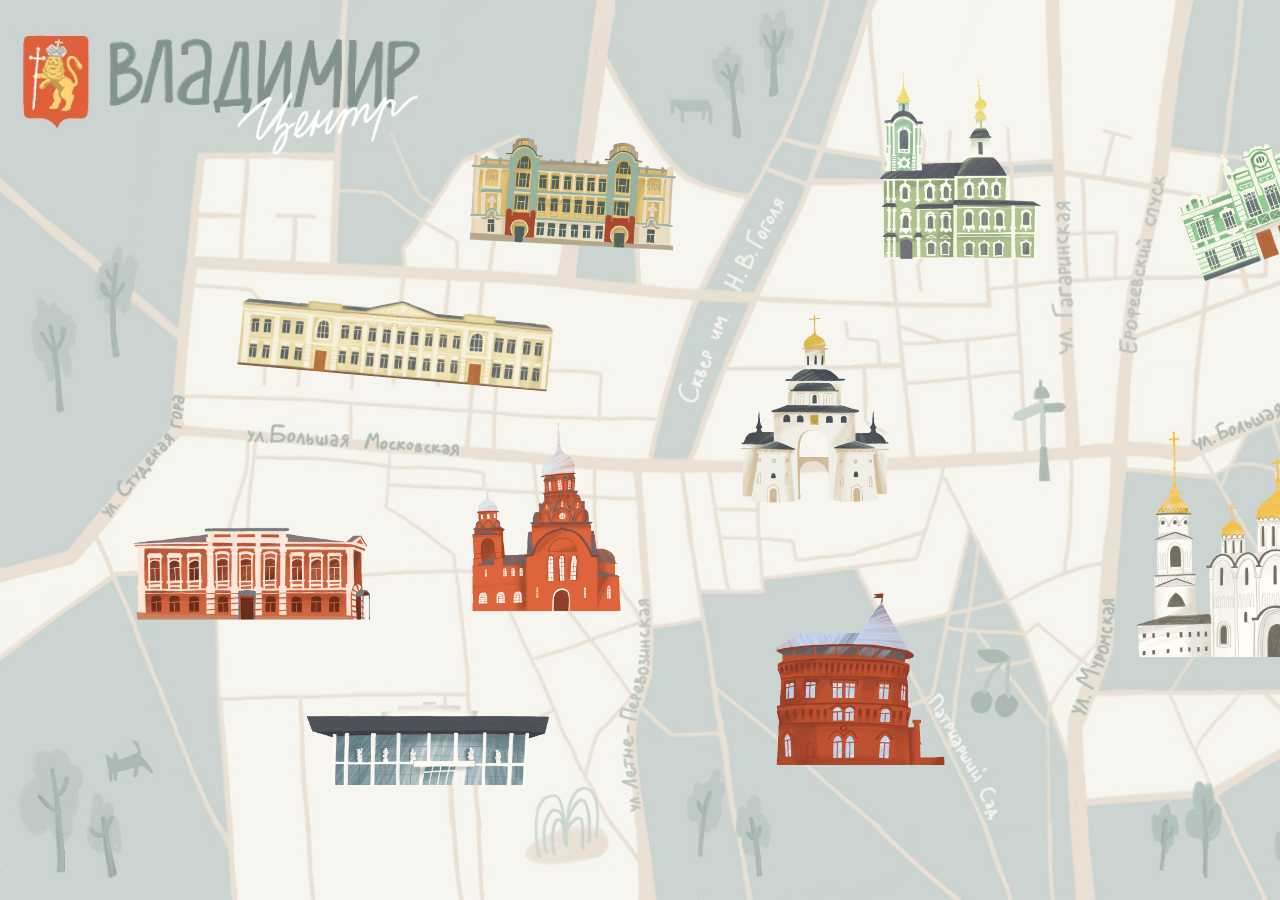
<file: index.html>
<!DOCTYPE html>
<html lang="ru">
<head>
    <meta charset="UTF-8">
    <meta name="viewport" content="width=device-width, initial-scale=1.0">
    <title>Карта Владимира</title>
    <style>
        * {
            margin: 0;
            padding: 0;
            box-sizing: border-box;
        }

        html, body {
            height: 100%;
            width: 100%;
            background-color: #1a1a2e;
            overflow: hidden;
        }

        .map-scroller {
            width: 100vw;
            height: 100vh;
            overflow-x: auto;
            overflow-y: hidden;
            -webkit-overflow-scrolling: touch;
            scrollbar-width: none;
            display: flex;
            align-items: flex-start;
            justify-content: flex-start;
        }

        .map-scroller::-webkit-scrollbar {
            display: none;
        }

        .map-container {
            position: relative;
            aspect-ratio: 16 / 9;
            width: max(100vw, 177.78vh);
            height: 100vh;
            flex-shrink: 0;
            background-image: url('/images/vladimir_map.jpg');
            background-repeat: no-repeat;
            background-size: 100% 100%;
            background-position: center;
        }

        .pin {
            position: absolute;
            cursor: pointer;
            width: 9.5%;
            height: auto;
            z-index: 5;
        }

        .pin img {
            display: block;
            width: 100%;
            height: auto;
            transition: transform 0.2s ease;
            transform-origin: center center;
            transform: rotate(var(--pin-rotation, 0deg)) scale(var(--pin-scale, 1));
        }

        .pin:hover {
            z-index: 10;
        }

        .pin:hover img {
            transform: rotate(var(--pin-rotation, 0deg)) scale(calc(var(--pin-scale, 1) * 1.1));
        }

        .pin1 { top: 40%; left: 85%; }
        .pin2 { top: 10%; left: 55%; }
        .pin3 { top: 56%; left: 11%; }
        .pin4 { top: 29%; left: 20%; }
        .pin5 { top: 75%; left: 22%; }
        .pin6 { top: 14%; left: 75%; }
        .pin7 { top: 49%; left: 29%; }
        .pin8 { top: 52%; left: 73%; }
        .pin9 { top: 14%; left: 31%; }
        .pin10 { top: 67%; left: 49%; }
        .pin11 { top: 37%; left: 46%; }

        .page-fade-overlay {
            position: fixed;
            top: 0;
            left: 0;
            width: 100%;
            height: 100%;
            background: #ffffff;
            z-index: 99999;
            pointer-events: none;
            opacity: 1;
            transition: opacity 0.5s ease-out;
        }

        .page-fade-overlay.loaded {
            opacity: 0;
        }

        .page-fade-overlay.exiting {
            opacity: 1;
            pointer-events: all;
            transition: opacity 0.35s ease-in;
        }
    </style>
</head>
<body>
    <div class="page-fade-overlay" id="pageFadeOverlay"></div>

    <div class="map-scroller">
        <div class="map-container">
            <a href="dmitrievsky-sobor.html" class="pin pin1"><img src="/images/karta/dmitrievskyi_sobor.png" alt="Дмитриевский собор"></a>
            <a href="nikitskaya-cerkov.html" class="pin pin2"><img src="/images/karta/nikitskaya_cerkov.png" alt="Никитская церковь"></a>
            <a href="vodri.html" class="pin pin3"><img src="/images/karta/odri.png" alt="ОДРИ"></a>
            <a href="gimnaziya.html" class="pin pin4"><img src="/images/karta/pervaya_gimnasiya.png" alt="Первая гимназия"></a>
            <a href="teatr-dramy.html" class="pin pin5"><img src="/images/karta/teatr_dramy.png" alt="Театр драмы"></a>
            <a href="teatr-kukol.html" class="pin pin6"><img src="/images/karta/teatr_kukol.png" alt="Театр кукол"></a>
            <a href="troitskaya-cerkov.html" class="pin pin7"><img src="/images/karta/troitskaya_cerkov.png" alt="Троицкая церковь"></a>
            <a href="uspensky-sobor.html" class="pin pin8"><img src="/images/karta/uspenskyi_sobor.png" alt="Успенский собор"></a>
            <a href="vlgu.html" class="pin pin9"><img src="/images/karta/vlgu_staryi_corpus.png" alt="ВлГУ"></a>
            <a href="vodonapornaya-bashnya.html" class="pin pin10"><img src="/images/karta/vodonapornaya_bashnya.png" alt="Водонапорная башня"></a>
            <a href="zolotye-vorota.html" class="pin pin11"><img src="/images/karta/zolotye_vorota.png" alt="Золотые ворота"></a>
        </div>
    </div>

    <script>
        const pinSettings = {
            pin1:  { scale: 1.2,  rotation: 0 },
            pin2:  { scale: 1.3, rotation: 0},
            pin3:  { scale: 1.6, rotation: 0 },
            pin4:  { scale: 2.1,  rotation: 5 },
            pin5:  { scale: 1.6,  rotation: 0 },
            pin6:  { scale: 1.3, rotation: -20 },
            pin7:  { scale: 1.3,  rotation: 0 },
            pin8:  { scale: 1.55,  rotation: 0 },
            pin9:  { scale: 1.4,  rotation: 3 },
            pin10: { scale: 1.2, rotation: 0 },
            pin11: { scale: 1.3,  rotation: 0 }
        };

        document.addEventListener('DOMContentLoaded', () => {
            Object.keys(pinSettings).forEach(pinClass => {
                const settings = pinSettings[pinClass];
                const pinEl = document.querySelector('.' + pinClass);
                if (pinEl) {
                    const imgEl = pinEl.querySelector('img');
                    if (imgEl) {
                        imgEl.style.setProperty('--pin-scale', settings.scale);
                        imgEl.style.setProperty('--pin-rotation', settings.rotation + 'deg');
                    }
                }
            });

            const overlay = document.getElementById('pageFadeOverlay');
            const scroller = document.querySelector('.map-scroller');
            const SCROLL_KEY_X = 'vladimir_map_scroll_x';
            const SCROLL_KEY_Y = 'vladimir_map_scroll_y';
            const TRANSITION_EXIT_MS = 350;

            if (scroller) {
                const savedX = sessionStorage.getItem(SCROLL_KEY_X);
                const savedY = sessionStorage.getItem(SCROLL_KEY_Y);

                const restoreScroll = () => {
                    if (savedX !== null) scroller.scrollLeft = parseFloat(savedX);
                    if (savedY !== null) scroller.scrollTop = parseFloat(savedY);
                };

                requestAnimationFrame(() => {
                    restoreScroll();
                    requestAnimationFrame(restoreScroll);
                });

                let saveTimeout;
                scroller.addEventListener('scroll', () => {
                    clearTimeout(saveTimeout);
                    saveTimeout = setTimeout(() => {
                        sessionStorage.setItem(SCROLL_KEY_X, scroller.scrollLeft.toString());
                        sessionStorage.setItem(SCROLL_KEY_Y, scroller.scrollTop.toString());
                    }, 50);
                });

                window.addEventListener('pagehide', () => {
                    sessionStorage.setItem(SCROLL_KEY_X, scroller.scrollLeft.toString());
                    sessionStorage.setItem(SCROLL_KEY_Y, scroller.scrollTop.toString());
                });
            }

            requestAnimationFrame(() => {
                requestAnimationFrame(() => {
                    overlay.classList.add('loaded');
                    setTimeout(() => overlay.remove(), 600);
                });
            });

            document.querySelectorAll('a').forEach(anchor => {
                anchor.addEventListener('click', (evt) => {
                    if (evt.ctrlKey || evt.metaKey || evt.shiftKey || evt.altKey) return;

                    const targetHref = anchor.getAttribute('href');
                    if (!targetHref || targetHref.startsWith('#') || targetHref.startsWith('javascript:') ||
                        targetHref.startsWith('mailto:') || targetHref.startsWith('tel:') || targetHref.startsWith('blob:')) return;

                    evt.preventDefault();

                    overlay.classList.remove('loaded');
                    overlay.classList.add('exiting');

                    setTimeout(() => {
                        window.location.href = targetHref;
                    }, TRANSITION_EXIT_MS);
                });
            });
        });
    </script>
</body>
</html>
</file>
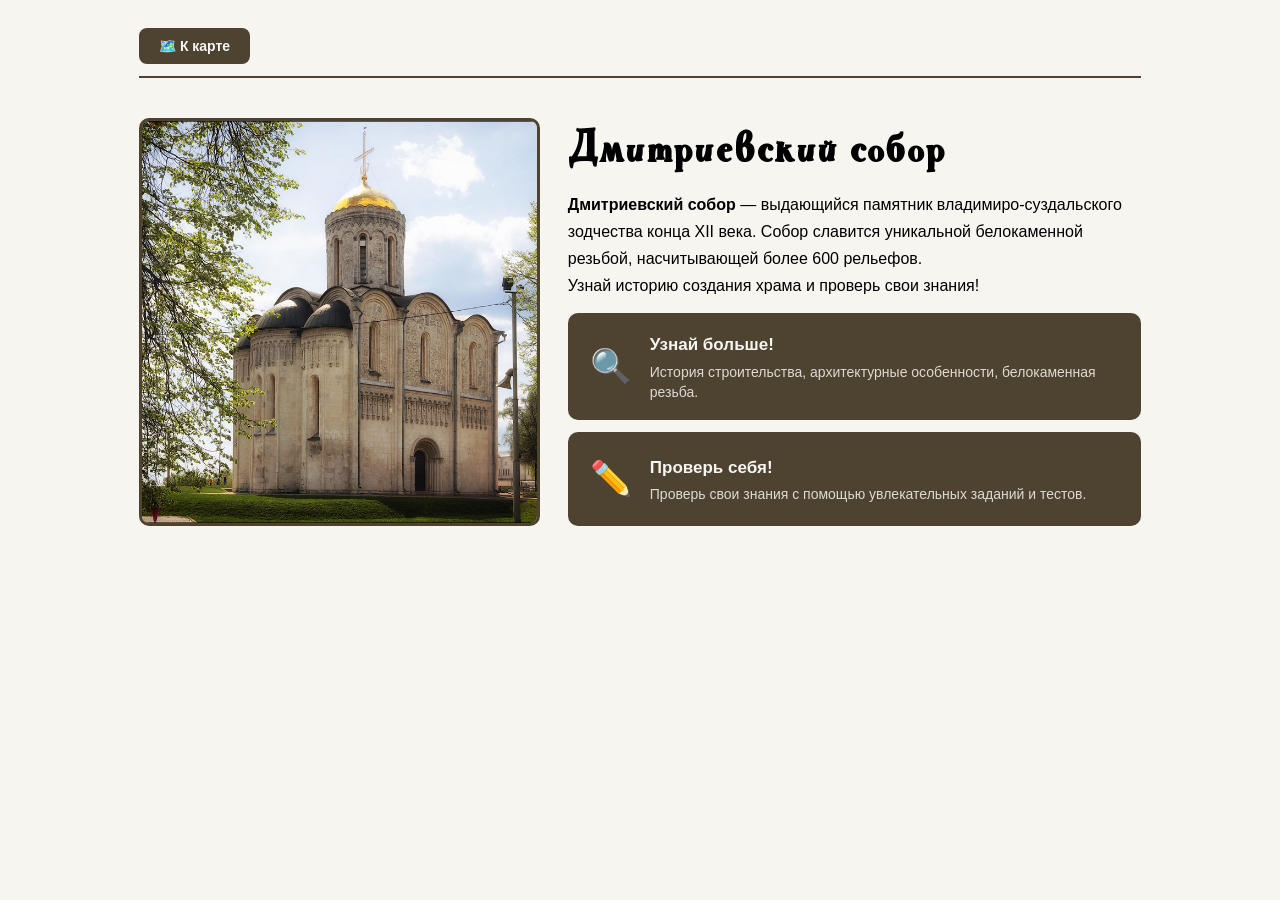
<file: pages/dmitrievsky-sobor.html>
<!DOCTYPE html>
<html lang="ru">
<head>
    <meta charset="UTF-8">
    <meta name="viewport" content="width=device-width, initial-scale=1.0">
    <title>Дмитриевский собор</title>
    <link rel="stylesheet" href="/css/info-page.css">
</head>
<body data-monument="dmitrievsky-sobor">
    <header class="site-header">
        <nav class="top-nav" id="topNav">
            <div class="nav-group-left" id="navLeft"></div>
            <div class="nav-group-right" id="navRight"></div>
        </nav>
    </header>

    <main class="app-container">
        <section id="page-main" class="page active">
            <div class="main-layout">
                <div class="main-image-col">
                    <div class="hero-image-wrapper">
                        <img src="/images/dmitrsob/dmitrievsky.jpg" alt="Дмитриевский собор Владимира" class="hero-image" loading="eager" decoding="async">
                    </div>
                </div>
                <div class="main-text-col">
                    <div class="welcome-section">
                        <h1 class="hero-title">Дмитриевский собор</h1>
                        <p class="welcome-text"><strong>Дмитриевский собор</strong> — выдающийся памятник владимиро-суздальского зодчества конца XII века. Собор славится уникальной белокаменной резьбой, насчитывающей более 600 рельефов. <br>Узнай историю создания храма и проверь свои знания!</p>
                    </div>
                    <div class="nav-cards">
                        <div class="nav-card" onclick="switchPage('page-info')">
                            <span class="nav-card-icon">🔍</span>
                            <div class="nav-card-body">
                                <h3 class="nav-card-title">Узнай больше!</h3>
                                <p class="nav-card-desc">История строительства, архитектурные особенности, белокаменная резьба.</p>
                            </div>
                        </div>
                        <div class="nav-card" onclick="switchPage('page-tasks')">
                            <span class="nav-card-icon">✏️</span>
                            <div class="nav-card-body">
                                <h3 class="nav-card-title">Проверь себя!</h3>
                                <p class="nav-card-desc">Проверь свои знания с помощью увлекательных заданий и тестов.</p>
                            </div>
                        </div>
                    </div>
                </div>
            </div>
        </section>

        <section id="page-info" class="page">
            <div class="info-hero">
                <div class="hero-image-wrapper">
                    <img src="/images/dmitrsob/dmitrsobinfo.jpg" alt="Дмитриевский собор" class="hero-image" loading="eager" decoding="async">
                </div>
                <h1 class="hero-title">Дмитриевский собор</h1>
                <p class="hero-subtitle">Жемчужина белокаменного зодчества</p>
            </div>

            <h2 class="section-title">Узнай больше о Дмитриевском соборе</h2>
            <p class="section-subtitle">Нажми на карточку, чтобы прочитать подробнее</p>

            <div class="cards-grid">
                <div class="card" data-card="1">
                    <button class="card-header" aria-expanded="false">
                        <span class="card-icon">🏛️</span><span class="card-title">Когда и кем построен?</span><span class="card-arrow">▼</span>
                    </button>
                    <div class="card-body"><div class="card-body-inner"><p>Дмитриевский собор был построен <strong>в 1194–1197 годах</strong> по приказу великого князя <strong>Всеволода Большое Гнездо</strong>.</p><p>Храм был возведён как домовая церковь княжеского двора рядом с княжеским теремом.</p></div></div>
                </div>
                <div class="card" data-card="2">
                    <button class="card-header" aria-expanded="false"><span class="card-icon">🏗️</span><span class="card-title">Архитектурные особенности</span><span class="card-arrow">▼</span></button>
                    <div class="card-body"><div class="card-body-inner"><p>Собор представляет собой <strong>крестово-купольный храм</strong> с тремя апсидами и одним куполом.</p><p>Стены сложены из <strong>белого известняка</strong>, тщательно обработанного мастерами.</p></div></div>
                </div>
                <div class="card" data-card="3">
                    <button class="card-header" aria-expanded="false"><span class="card-icon">✨</span><span class="card-title">Белокаменная резьба</span><span class="card-arrow">▼</span></button>
                    <div class="card-body"><div class="card-body-inner"><p>Главная достопримечательность собора — <strong>уникальная белокаменная резьба</strong>, покрывающая верхнюю часть стен.</p><p>На фасадах изображены более <strong>600 рельефов</strong>: растения, животные, мифологические существа и святые.</p></div></div>
                </div>
                <div class="card" data-card="4">
                    <button class="card-header" aria-expanded="false"><span class="card-icon">⚔️</span><span class="card-title">Историческая судьба</span><span class="card-arrow">▼</span></button>
                    <div class="card-body"><div class="card-body-inner"><p>В <strong>1238 году</strong> собор пострадал во время нашествия Батыя, но был восстановлен.</p><p>На протяжении веков храм оставался действующим, в отличие от многих других церквей Владимира.</p></div></div>
                </div>
                <div class="card" data-card="5">
                    <button class="card-header" aria-expanded="false"><span class="card-icon">🔨</span><span class="card-title">Реставрация</span><span class="card-arrow">▼</span></button>
                    <div class="card-body"><div class="card-body-inner"><p>В <strong>XIX веке</strong> была проведена первая масштабная реставрация собора.</p><p>В <strong>1950–1960-х годах</strong> проведены научные реставрационные работы под руководством И.А. Столетова.</p></div></div>
                </div>
                <div class="card" data-card="6">
                    <button class="card-header" aria-expanded="false"><span class="card-icon">📖</span><span class="card-title">Интересные факты</span><span class="card-arrow">▼</span></button>
                    <div class="card-body"><div class="card-body-inner"><p>📌 На стенах собора изображены <strong>львы, грифоны, кентавры</strong> и другие мифологические существа.</p><p>📌 Дмитриевский собор входит в список <strong>Всемирного наследия ЮНЕСКО</strong>.</p></div></div>
                </div>
                <div class="card" data-card="7">
                    <button class="card-header" aria-expanded="false"><span class="card-icon">🗺️</span><span class="card-title">Где находится?</span><span class="card-arrow">▼</span></button>
                    <div class="card-body"><div class="card-body-inner"><p>Дмитриевский собор расположен в <strong>историческом центре Владимира</strong>, рядом с Успенским собором.</p><p><strong>Адрес:</strong> г. Владимир, ул. Большая Московская</p></div></div>
                </div>
            </div>
        </section>

        <section id="page-tasks" class="page">
            <div class="test-container">
                <div class="progress-bar-wrapper"><div class="progress-bar-fill" id="progressFill" style="width: 16.6%"></div></div>
                <p class="progress-text" id="progressText">Вопрос 1 из 6</p>

                <div class="task-slide active" id="slide1">
                    <div class="task-block" id="task1">
                        <div class="test-image-wrapper"><img src="/images/dmitrsob/dmitrsob1.jpg" alt="Общий вид собора" class="test-question-image" loading="eager" decoding="async"></div>
                        <h2 class="task-title">Задание 1: Выбери правильный ответ</h2>
                        <p class="task-question">В какие годы был построен Дмитриевский собор?</p>
                        <div class="options">
                            <label class="option"><input type="radio" name="q1" value="a"><span>1158–1160</span></label>
                            <label class="option"><input type="radio" name="q1" value="b"><span>1194–1197</span></label>
                            <label class="option"><input type="radio" name="q1" value="c"><span>1200–1205</span></label>
                            <label class="option"><input type="radio" name="q1" value="d"><span>1220–1225</span></label>
                        </div>
                        <button class="check-btn" data-task="1">Проверить</button>
                        <p class="feedback" id="feedback1"></p>
                        <button class="next-slide-btn" data-target="slide2">Далее →</button>
                    </div>
                </div>

                <div class="task-slide" id="slide2">
                    <div class="task-block" id="task2">
                        <div class="test-image-wrapper"><img src="/images/dmitrsob/dmitrsob2.jpg" alt="Фасад собора" class="test-question-image" decoding="async"></div>
                        <h2 class="task-title">Задание 2: Выбери правильный ответ</h2>
                        <p class="task-question">Кто был инициатором строительства Дмитриевского собора?</p>
                        <div class="options">
                            <label class="option"><input type="radio" name="q2" value="a"><span>Андрей Боголюбский</span></label>
                            <label class="option"><input type="radio" name="q2" value="b"><span>Всеволод Большое Гнездо</span></label>
                            <label class="option"><input type="radio" name="q2" value="c"><span>Юрий Долгорукий</span></label>
                            <label class="option"><input type="radio" name="q2" value="d"><span>Александр Невский</span></label>
                        </div>
                        <button class="check-btn" data-task="2">Проверить</button>
                        <p class="feedback" id="feedback2"></p>
                        <button class="next-slide-btn" data-target="slide3">Далее →</button>
                    </div>
                </div>

                <div class="task-slide" id="slide3">
                    <div class="task-block" id="task3">
                        <div class="test-image-wrapper"><img src="/images/dmitrsob/dmitrsob3.jpg" alt="Белокаменная резьба" class="test-question-image" decoding="async"></div>
                        <h2 class="task-title">Задание 3: Выбери правильный ответ</h2>
                        <p class="task-question">Чем знаменит внешний декор Дмитриевского собора?</p>
                        <div class="options">
                            <label class="option"><input type="radio" name="q3" value="a"><span>Золотыми куполами</span></label>
                            <label class="option"><input type="radio" name="q3" value="b"><span>Белокаменной резьбой с растительными и животными орнаментами</span></label>
                            <label class="option"><input type="radio" name="q3" value="c"><span>Витражными окнами</span></label>
                            <label class="option"><input type="radio" name="q3" value="d"><span>Мозаикой на фасаде</span></label>
                        </div>
                        <button class="check-btn" data-task="3">Проверить</button>
                        <p class="feedback" id="feedback3"></p>
                        <button class="next-slide-btn" data-target="slide4">Далее →</button>
                    </div>
                </div>

                <div class="task-slide" id="slide4">
                    <div class="task-block" id="task4">
                        <div class="test-image-wrapper"><img src="/images/dmitrsob/dmitrsob4.jpg" alt="Интерьер собора" class="test-question-image" decoding="async"></div>
                        <h2 class="task-title">Задание 4: Вставь пропущенное слово</h2>
                        <p class="task-question">Дмитриевский собор посвящён святому великомученику ___________ Солунскому.</p>
                        <div class="fill-blank">
                            <input type="text" id="answer4" placeholder="Введи слово..." class="fill-input">
                            <button class="check-btn" data-task="4">Проверить</button>
                        </div>
                        <p class="feedback" id="feedback4"></p>
                        <button class="next-slide-btn" data-target="slide5">Далее →</button>
                    </div>
                </div>

                <div class="task-slide" id="slide5">
                    <div class="task-block" id="task5">
                        <div class="test-image-wrapper"><img src="/images/dmitrsob/dmitrsob5.jpg" alt="Купол собора" class="test-question-image" decoding="async"></div>
                        <h2 class="task-title">Задание 5: Верно или неверно?</h2>
                        <p class="task-question">Дмитриевский перенес единственный серьезный пожар. </p>
                        <div class="options">
                            <label class="option"><input type="radio" name="q5" value="a"><span>Верно ✅</span></label>
                            <label class="option"><input type="radio" name="q5" value="b"><span>Неверно ❌</span></label>
                        </div>
                        <button class="check-btn" data-task="5">Проверить</button>
                        <p class="feedback" id="feedback5"></p>
                        <button class="next-slide-btn" data-target="slide6">Далее →</button>
                    </div>
                </div>

                <div class="task-slide" id="slide6">
                    <div class="task-block" id="task6">
                        <div class="test-image-wrapper"><img src="/images/dmitrsob/dmitrsob6.jpg" alt="Вид сбоку" class="test-question-image" decoding="async"></div>
                        <h2 class="task-title">Задание 6: Вставь пропущенное слово</h2>
                        <p class="task-question">На южном фасаде храма расположена масштабная композиция «Вознесение __________ Македонского на небеса»</p>
                        <div class="fill-blank">
                            <input type="text" id="answer6" placeholder="Введи слово..." class="fill-input">
                            <button class="check-btn" data-task="6">Проверить</button>
                        </div>
                        <p class="feedback" id="feedback6"></p>
                        <button class="next-slide-btn" data-target="results">Завершить тест</button>
                    </div>
                </div>

                <div class="results-slide" id="resultsSlide">
                    <div class="results-block">
                        <h2 class="results-title">Твои результаты</h2>
                        <p class="results-text" id="resultsText"></p>
                        <table class="results-table">
                            <thead><tr><th>Задание</th><th>Результат</th></tr></thead>
                            <tbody id="resultsBody"></tbody>
                        </table>
                        <div class="results-buttons">
                            <button class="retry-btn" id="retryBtn">Пройти заново</button>
                            <button class="back-to-map-btn" id="backToMapBtn">🗺️ Вернуться к карте</button>
                        </div>
                    </div>
                </div>
            </div>
        </section>
    </main>
    <script src="/js/info-page.js"></script>

    <script>
        const CORRECT = { 
            1: 'b',           // 1194–1197
            2: 'b',           // Всеволод Большое Гнездо
            3: 'b',           // белокаменной резьбой
            4: 'дмитрию',     // текстовый ответ
            5: 'b',           // неверно (не закрывался)
            6: 'Александра'       // текстовый ответ
        };
        
        // Пояснения к правильным ответам
        const EXPLANATIONS = {
            1: 'Дмитриевский собор был построен в 1194–1197 годах при князе Всеволоде Большое Гнездо.',
            2: 'Собор построен по приказу великого князя Всеволода Большое Гнездо как домовая церковь княжеского двора.',
            3: 'Собор славится уникальной белокаменной резьбой — на стенах изображены более 600 рельефов с растительными узорами, животными и мифологическими сюжетами.',
            4: 'Собор освящён в честь святого великомученика Дмитрия Солунского — покровителя князя Всеволода.',
            5: 'Трижды за свою историю Дмитриевский горел серьезно: в 1536, 1719, 1760 годах.',
            6: 'Нетрадиционный для православного храма сюжет, в XII веке был очень популярен. На руках у Александра Македонского сидят маленькие львята, которые так манят грифонов — ужасных чудовищ.'
        };
    </script>
</body>
</html>
</file>
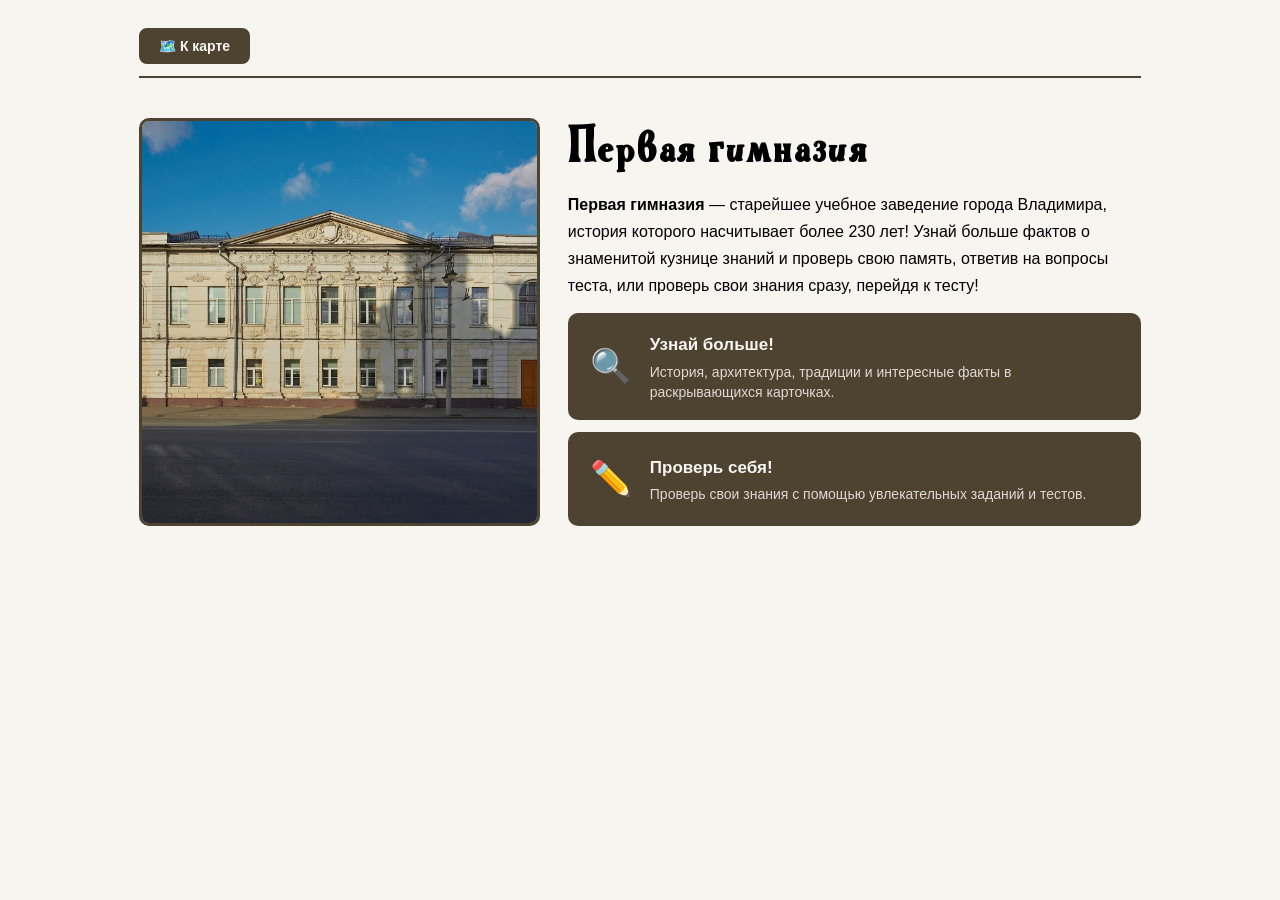
<file: pages/gimnaziya.html>
<!DOCTYPE html>
<html lang="ru">
<head>
    <meta charset="UTF-8">
    <meta name="viewport" content="width=device-width, initial-scale=1.0">
    <title>Первая гимназия</title>
    <link rel="stylesheet" href="/css/info-page.css">
</head>
<body data-monument="pervaya-gimnaziya">
    <header class="site-header">
        <nav class="top-nav" id="topNav">
            <div class="nav-group-left" id="navLeft"></div>
            <div class="nav-group-right" id="navRight"></div>
        </nav>
    </header>

    <main class="app-container">
        <section id="page-main" class="page active">
            <div class="main-layout">
                <div class="main-image-col">
                    <div class="hero-image-wrapper">
                        <img src="/images/gimnaziya/gimnazglav.jpg" alt="Первая гимназия" class="hero-image" loading="eager" decoding="async">
                    </div>
                </div>
                <div class="main-text-col">
                    <div class="welcome-section">
                        <h1 class="hero-title">Первая гимназия</h1>
                        <p class="welcome-text"><strong>Первая гимназия</strong> — старейшее учебное заведение города Владимира, история которого насчитывает более 230 лет! Узнай больше фактов о знаменитой кузнице знаний и проверь свою память, ответив на вопросы теста, или проверь свои знания сразу, перейдя к тесту!</p>
                    </div>
                    <div class="nav-cards">
                        <div class="nav-card" onclick="switchPage('page-info')">
                            <span class="nav-card-icon">🔍</span>
                            <div class="nav-card-body">
                                <h3 class="nav-card-title">Узнай больше!</h3>
                                <p class="nav-card-desc">История, архитектура, традиции и интересные факты в раскрывающихся карточках.</p>
                            </div>
                        </div>
                        <div class="nav-card" onclick="switchPage('page-tasks')">
                            <span class="nav-card-icon">✏️</span>
                            <div class="nav-card-body">
                                <h3 class="nav-card-title">Проверь себя!</h3>
                                <p class="nav-card-desc">Проверь свои знания с помощью увлекательных заданий и тестов.</p>
                            </div>
                        </div>
                    </div>
                </div>
            </div>
        </section>

        <section id="page-info" class="page">
            <div class="info-hero">
                <div class="hero-image-wrapper">
                    <img src="/images/gimnaziya/gimnaz4.jpg" alt="Первая женская гимназия" class="hero-image" loading="eager" decoding="async">
                </div>
                <h1 class="hero-title">Первая гимназия</h1>
                <p class="hero-subtitle">Старейшее учебное заведение Владимира</p>
            </div>
            <p class="section-subtitle">Нажми на карточку, чтобы прочитать подробнее</p>
            <div class="cards-grid">
                <div class="card" data-card="1">
                    <button class="card-header" aria-expanded="false"><span class="card-icon">🏛️</span><span class="card-title">История основания</span><span class="card-arrow">▼</span></button>
                    <div class="card-body"><div class="card-body-inner"><p>Учебное заведение было основано в 1870 году как земская женская гимназия – первая средняя школа для девочек в губернии.</p><p>В годы Великой Отечественной войны школа была отдана под <strong>эвакогоспиталь № 1887</strong>.</p><p></p></p></div></div>
                </div>
                <div class="card" data-card="2">
                    <button class="card-header" aria-expanded="false"><span class="card-icon">🏗️</span><span class="card-title">Архитектура здания</span><span class="card-arrow">▼</span></button>
                    <div class="card-body"><div class="card-body-inner"><p>Здание гимназии является ярким примером архитектуры <strong>классицизма</strong>.</p><p>В <strong>1870 году</strong> под нее был выкуплен за 17 тысяч рублей у владимирского дворянства каменный двухэтажный дом у Золотых ворот, при нем два одноэтажных каменных флигеля и два деревянных с надворными строениями. Летом приступили к внутренней перестройке главного здания и флигелей под наблюдением губернского архитектора Николая Артлебена. 3 ноября (22 октября по старому стилю) того же года Владимирская земская женская гимназия распахнула свои двери.</p></div></div>
                </div>
                <div class="card" data-card="3">
                    <button class="card-header" aria-expanded="false"><span class="card-icon">📖</span><span class="card-title">Образовательные традиции</span><span class="card-arrow">▼</span></button>
                    <div class="card-body"><div class="card-body-inner"><p>Среди предметов, преподававшихся в гимназии, были Закон Божий, русский язык с церковно-славянским и русская словесность, история, география, естественные науки, иностранные языки (латинский, немецкий и французский), методика преподавания русского языка, арифметики, географии, а также чистописание, гимнастика, танцы, рукоделие.</p><p>При гимназии существовал <strong>пансион</strong>, проживание в котором, как и обучение, было платным. В гимназию принимали девочек всех сословий по результатам экзаменов.</p><p>В середине XX века гимназия перешла к формату <strong>смешанного обучения</strong>.</p></div></div>
                </div>
                <div class="card" data-card="4">
                    <button class="card-header" aria-expanded="false"><span class="card-icon">🎓</span><span class="card-title">Известные выпускники</span><span class="card-arrow">▼</span></button>
                    <div class="card-body"><div class="card-body-inner"><p>В 1884 году женскую гимназию с отличием окончила профессиональная революционерка <strong>Ольга Варенцова</strong>.</p><p>Гимназию вместе с Варенцовой окончила <strong>Варвара Златовратская</strong>, сестра известного владимирского писателя-народника Николая Златовратского.</p><p>В послевоенное время школу № 1 закончил известный актер театра и кино <strong>Валерий Хлевинский</strong>.</p></div></div>
                </div>
                <div class="card" data-card="5">
                    <button class="card-header" aria-expanded="false"><span class="card-icon">🌟</span><span class="card-title">Гимназия сегодня</span><span class="card-arrow">▼</span></button>
                    <div class="card-body"><div class="card-body-inner"><p>Последний выпуск женской гимназии состоялся в <strong>1918 году<strong>. С 1934 года в здании у Золотых ворот разместилась <strong>средняя школа № 1</strong>.</p><p>В 2000 году бывшая земская женская гимназия стала школой с углубленным изучением предметов художественно-эстетического цикла.</p></div></div>
                </div>
                <div class="card" data-card="6">
                    <button class="card-header" aria-expanded="false"><span class="card-icon">🗺️</span><span class="card-title">Где находится?</span><span class="card-arrow">▼</span></button>
                    <div class="card-body"><div class="card-body-inner"><p>Первая гимназия расположена в историческом центре Владимира, в шаговой доступности от главных достопримечательностей города.</p><p><strong>Адрес:</strong> г. Владимир, исторический центр города.</p></div></div>
                </div>
            </div>
        </section>

        <section id="page-tasks" class="page">
            <div class="test-container">
                <div class="progress-bar-wrapper"><div class="progress-bar-fill" id="progressFill" style="width: 16.6%"></div></div>
                <p class="progress-text" id="progressText">Вопрос 1 из 6</p>

                <div class="task-slide active" id="slide1">
                    <div class="task-block" id="task1">
                        <div class="test-image-wrapper"><img src="/images/gimnaziya/gimnaz1.jpg" alt="Задание 1" class="test-question-image" loading="eager" decoding="async"></div>
                        <div class="task-content">
                            <h2 class="task-title">Задание 1: Выбери правильный ответ</h2>
                            <p class="task-question">В каком году было основано учебное заведение, ставшее Первой гимназией?</p>
                            <div class="options">
                                <label class="option"><input type="radio" name="q1" value="a"><span>1786 год</span></label>
                                <label class="option"><input type="radio" name="q1" value="b"><span>1812 год</span></label>
                                <label class="option"><input type="radio" name="q1" value="c"><span>1864 год</span></label>
                                <label class="option"><input type="radio" name="q1" value="d"><span>1912 год</span></label>
                            </div>
                            <button class="check-btn" data-task="1">Проверить</button>
                            <p class="feedback" id="feedback1"></p>
                            <button class="next-slide-btn" data-target="slide2" style="display: none;">Далее →</button>
                        </div>
                    </div>
                </div>

                <div class="task-slide" id="slide2">
                    <div class="task-block" id="task2">
                        <div class="test-image-wrapper"><img src="/images/gimnaziya/gimnaz2.jpg" alt="Задание 2" class="test-question-image" decoding="async"></div>
                        <div class="task-content">
                            <h2 class="task-title">Задание 2: Выбери правильный ответ</h2>
                            <p class="task-question">Какое первоначальное название носила гимназия?</p>
                            <div class="options">
                                <label class="option"><input type="radio" name="q2" value="a"><span>Главное народное училище</span></label>
                                <label class="option"><input type="radio" name="q2" value="b"><span>Духовная семинария</span></label>
                                <label class="option"><input type="radio" name="q2" value="c"><span>Реальное училище</span></label>
                                <label class="option"><input type="radio" name="q2" value="d"><span>Уездное училище</span></label>
                            </div>
                            <button class="check-btn" data-task="2">Проверить</button>
                            <p class="feedback" id="feedback2"></p>
                            <button class="next-slide-btn" data-target="slide3" style="display: none;">Далее →</button>
                        </div>
                    </div>
                </div>

                <div class="task-slide" id="slide3">
                    <div class="task-block" id="task3">
                        <div class="test-image-wrapper"><img src="/images/gimnaziya/gimnaz3.png" alt="Задание 3" class="test-question-image" decoding="async"></div>
                        <div class="task-content">
                            <h2 class="task-title">Задание 3: Верно или неверно?</h2>
                            <p class="task-question">Здание гимназии построено в архитектурном стиле классицизма.</p>
                            <div class="options">
                                <label class="option"><input type="radio" name="q3" value="a"><span>Верно ✅</span></label>
                                <label class="option"><input type="radio" name="q3" value="b"><span>Неверно ❌</span></label>
                            </div>
                            <button class="check-btn" data-task="3">Проверить</button>
                            <p class="feedback" id="feedback3"></p>
                            <button class="next-slide-btn" data-target="slide4" style="display: none;">Далее →</button>
                        </div>
                    </div>
                </div>

                <div class="task-slide" id="slide4">
                    <div class="task-block" id="task4">
                        <div class="test-image-wrapper"><img src="/images/gimnaziya/gimnaz4.jpg" alt="Задание 4" class="test-question-image" decoding="async"></div>
                        <div class="task-content">
                            <h2 class="task-title">Задание 4: Вставь пропущенное слово</h2>
                            <p class="task-question">В гимназии традиционно изучали не только точные науки, но и историю, литературу, а также ______: латинский, греческий, немецкий, французский.</p>
                            <div class="fill-blank">
                                <input type="text" id="answer4" placeholder="Введи слово..." class="fill-input">
                                <button class="check-btn" data-task="4">Проверить</button>
                            </div>
                            <p class="feedback" id="feedback4"></p>
                            <button class="next-slide-btn" data-target="slide5" style="display: none;">Далее →</button>
                        </div>
                    </div>
                </div>

                <div class="task-slide" id="slide5">
                    <div class="task-block" id="task5">
                        <div class="test-image-wrapper"><img src="/images/gimnaziya/gimnaz5.jpg" alt="Задание 5" class="test-question-image" decoding="async"></div>
                        <div class="task-content">
                            <h2 class="task-title">Задание 5: Верно или неверно?</h2>
                            <p class="task-question">Изначально гимназия являлась пансионом, в котором жили и обучались только девочки.</p>
                            <div class="options">
                                <label class="option"><input type="radio" name="q5" value="a"><span>Верно ✅</span></label>
                                <label class="option"><input type="radio" name="q5" value="b"><span>Неверно ❌</span></label>
                            </div>
                            <button class="check-btn" data-task="5">Проверить</button>
                            <p class="feedback" id="feedback5"></p>
                            <button class="next-slide-btn" data-target="slide6" style="display: none;">Далее →</button>
                        </div>
                    </div>
                </div>

                <div class="task-slide" id="slide6">
                    <div class="task-block" id="task6">
                        <div class="test-image-wrapper"><img src="/images/gimnaziya/gimnaz6.jpg" alt="Задание 6" class="test-question-image" decoding="async"></div>
                        <div class="task-content">
                            <h2 class="task-title">Задание 6: Вставь пропущенное слово</h2>
                            <p class="task-question">В годы Великой Отечественной войны в здании школы располагался ______________.</p>
                            <div class="fill-blank">
                                <input type="text" id="answer6" placeholder="Введи слово..." class="fill-input">
                                <button class="check-btn" data-task="6">Проверить</button>
                            </div>
                            <p class="feedback" id="feedback6"></p>
                            <button class="next-slide-btn" data-target="results" style="display: none;">Завершить тест</button>
                        </div>
                    </div>
                </div>

                <div class="results-slide" id="resultsSlide">
                    <div class="results-block">
                        <h2 class="results-title">Твои результаты</h2>
                        <p class="results-text" id="resultsText"></p>
                        <table class="results-table">
                            <thead><tr><th>Задание</th><th>Результат</th></tr></thead>
                            <tbody id="resultsBody"></tbody>
                        </table>
                        <div class="results-buttons">
                            <button class="retry-btn" id="retryBtn">Пройти заново</button>
                            <button class="back-to-map-btn" id="backToMapBtn">🗺️ Вернуться к карте</button>
                        </div>
                    </div>
                </div>
            </div>
        </section>
    </main>
    <script src="/js/info-page.js"></script>

    <script>
    const CORRECT = { 
        1: 'a', 
        2: 'a', 
        3: 'a', 
        4: 'языки', 
        5: 'b', 
        6: 'госпиталь' 
    };
    
    const EXPLANATIONS = {
        1: 'Учебное заведение было основано в 1786 году как Главное народное училище, что делает его одним из старейших в России.',
        2: 'При основании по указу Екатерины II учреждение получило название Главное народное училище, и лишь позже было преобразовано в гимназию.',
        3: 'Здание гимназии является ярким примером архитектуры классицизма с его строгостью, симметрией фасада и гармонией пропорций.',
        4: 'Классическое гимназическое образование обязательно включало изучение древних и новых языков (латыни, греческого, французского и др.).',
        5: 'В гимназию принимали девочек всех сословий по результатам экзаменов.',
        6: 'В годы Великой Отечественной войны школа была отдана под эвакогоспиталь № 1887, а дети учились в небольшом здании на улице Муромской.'
    };
</script>
</body>
</html>
</file>
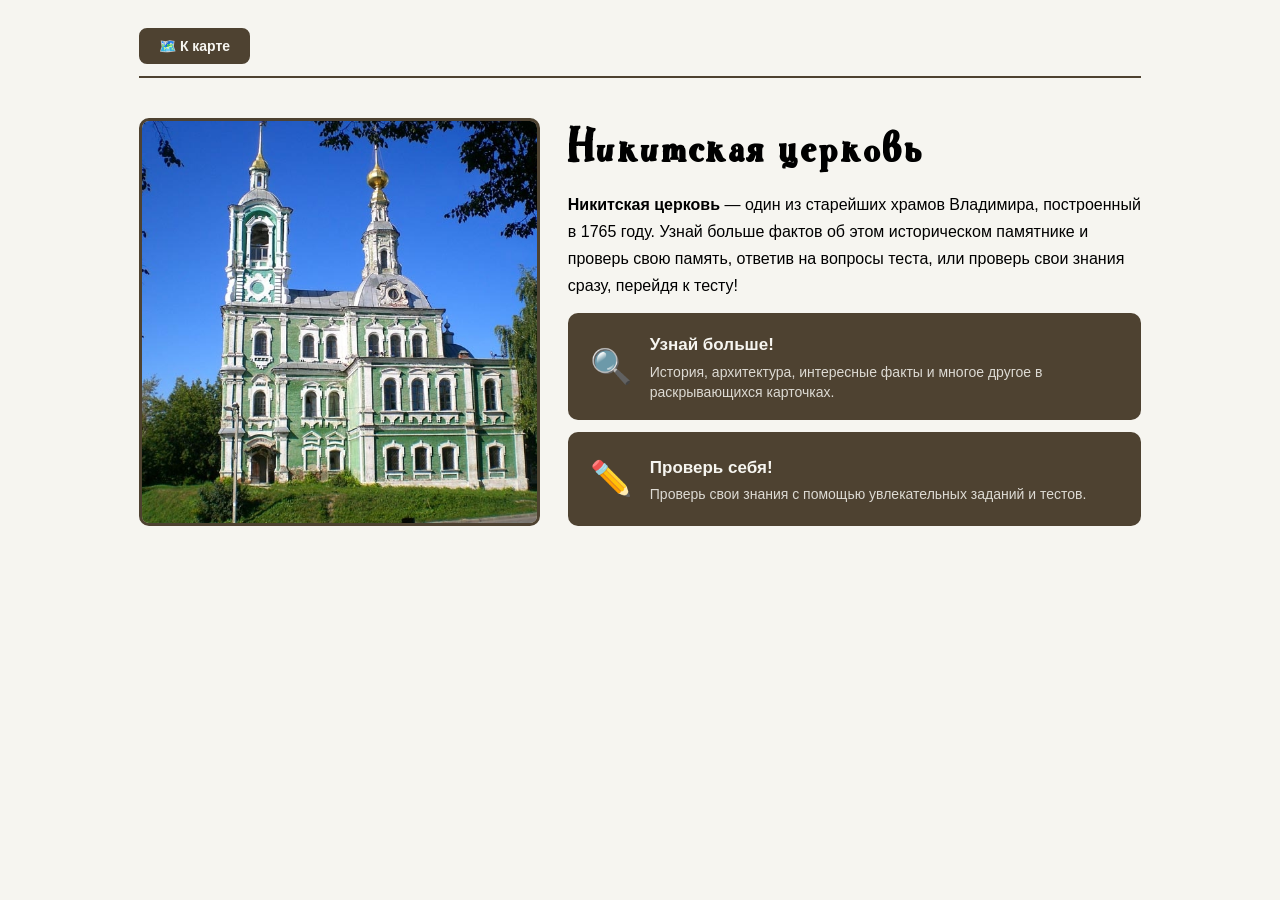
<file: pages/nikitskaya-cerkov.html>
<!DOCTYPE html>
<html lang="ru">
<head>
    <meta charset="UTF-8">
    <meta name="viewport" content="width=device-width, initial-scale=1.0">
    <title>Никитская церковь</title>
    <link rel="stylesheet" href="/css/info-page.css">
</head>
<body data-monument="nikitskaya-cerkov">
    <header class="site-header">
        <nav class="top-nav" id="topNav">
            <div class="nav-group-left" id="navLeft"></div>
            <div class="nav-group-right" id="navRight"></div>
        </nav>
    </header>

     <main class="app-container">
        <section id="page-main" class="page active">
            <div class="main-layout">
                <div class="main-image-col">
                    <div class="hero-image-wrapper">
                        <img src="/images/nikitsk/nikitglav.jpg" alt="Никитская церковь" class="hero-image" loading="eager" decoding="async">
                    </div>
                </div>
                <div class="main-text-col">
                    <div class="welcome-section">
                        <h1 class="hero-title">Никитская церковь</h1>
                        <p class="welcome-text"><strong>Никитская церковь</strong> — один из старейших храмов Владимира, построенный в 1765 году. Узнай больше фактов об этом историческом памятнике и проверь свою память, ответив на вопросы теста, или проверь свои знания сразу, перейдя к тесту!</p>
                    </div>
                    <div class="nav-cards">
                        <div class="nav-card" onclick="switchPage('page-info')">
                            <span class="nav-card-icon">🔍</span>
                            <div class="nav-card-body">
                                <h3 class="nav-card-title">Узнай больше!</h3>
                                <p class="nav-card-desc">История, архитектура, интересные факты и многое другое в раскрывающихся карточках.</p>
                            </div>
                        </div>
                        <div class="nav-card" onclick="switchPage('page-tasks')">
                            <span class="nav-card-icon">✏️</span>
                            <div class="nav-card-body">
                                <h3 class="nav-card-title">Проверь себя!</h3>
                                <p class="nav-card-desc">Проверь свои знания с помощью увлекательных заданий и тестов.</p>
                            </div>
                        </div>
                    </div>
                </div>
            </div>
        </section>

        <section id="page-info" class="page">
            <div class="info-hero">
                <div class="hero-image-wrapper">
                    <img src="/images/nikitsk/nikitinfo.jpg" alt="Никитская церковь" class="hero-image" loading="eager" decoding="async">
                </div>
                <h1 class="hero-title">Никитская церковь</h1>
                <p class="hero-subtitle">Духовный центр и историческая жемчужина Владимира</p>
            </div>
            <p class="section-subtitle">Нажми на карточку, чтобы прочитать подробнее</p>
            <div class="cards-grid">
                <div class="card" data-card="1">
                    <button class="card-header" aria-expanded="false"><span class="card-icon">🏛️</span><span class="card-title">Когда и кем построена?</span><span class="card-arrow">▼</span></button>
                    <div class="card-body"><div class="card-body-inner"><p>Никитская церковь была построена в 1765 году на средства прихожан и местных купцов.</p><p>Она стала важным духовным центром для жителей этой части города и остается действующим храмом по сей день.</p></div></div>
                </div>
                <div class="card" data-card="2">
                    <button class="card-header" aria-expanded="false"><span class="card-icon">🏗️</span><span class="card-title">Архитектурные особенности</span><span class="card-arrow">▼</span></button>
                    <div class="card-body"><div class="card-body-inner"><p>Храм представляет собой одноглавое здание с пристроенной ярусной колокольней.</p><p>В его архитектуре гармонично сочетаются элементы позднего барокко и зарождающегося классицизма, что характерно для церковного зодчества середины XVIII века.</p></div></div>
                </div>
                <div class="card" data-card="3">
                    <button class="card-header" aria-expanded="false"><span class="card-icon">📜</span><span class="card-title">История в XX веке</span><span class="card-arrow">▼</span></button>
                    <div class="card-body"><div class="card-body-inner"><p>В 1930-е годы церковь была закрыта советскими властями.</p><p>Долгое время здание использовалось как склад, что привело его в ветхое состояние. Храм был возвращен верующим и подвергся масштабной реставрации в конце XX – начале XXI века.</p></div></div>
                </div>
                <div class="card" data-card="4">
                    <button class="card-header" aria-expanded="false"><span class="card-icon">✨</span><span class="card-title">Святыни и престолы</span><span class="card-arrow">▼</span></button>
                    <div class="card-body"><div class="card-body-inner"><p>Главный престол храма освящен во имя великомученика Никиты.</p><p>В церкви хранятся почитаемые иконы, привлекающие паломников и прихожан, а также регулярно проводятся богослужения.</p></div></div>
                </div>
                <div class="card" data-card="5">
                    <button class="card-header" aria-expanded="false"><span class="card-icon">📖</span><span class="card-title">Интересные факты</span><span class="card-arrow">▼</span></button>
                    <div class="card-body"><div class="card-body-inner"><p>Именно от названия этой церкви получила свое имя Никитская улица, на которой она расположена.</p><p>Это одна из немногих приходских церквей Владимира, сумевших сохранить свой исторический облик несмотря на сложные периоды истории.</p></div></div>
                </div>
                <div class="card" data-card="6">
                    <button class="card-header" aria-expanded="false"><span class="card-icon">🗺️</span><span class="card-title">Где находится?</span><span class="card-arrow">▼</span></button>
                    <div class="card-body"><div class="card-body-inner"><p>Церковь расположена в историческом центре Владимира, в шаговой доступности от других известных памятников.</p><p><strong>Адрес:</strong> г. Владимир, ул. Никитская.</p></div></div>
                </div>
            </div>
        </section>

        <section id="page-tasks" class="page">
            <div class="test-container">
                <div class="progress-bar-wrapper"><div class="progress-bar-fill" id="progressFill" style="width: 16.6%"></div></div>
                <p class="progress-text" id="progressText">Вопрос 1 из 6</p>

                <div class="task-slide active" id="slide1">
                    <div class="task-block" id="task1">
                        <div class="test-image-wrapper"><img src="/images/nikitsk/nikit1.jpg" alt="Задание 1" class="test-question-image" loading="eager" decoding="async"></div>
                        <div class="task-content">
                            <h2 class="task-title">Задание 1: Выбери правильный ответ</h2>
                            <p class="task-question">В каком году была построена Никитская церковь?</p>
                            <div class="options">
                                <label class="option"><input type="radio" name="q1" value="a"><span>1665 год</span></label>
                                <label class="option"><input type="radio" name="q1" value="b"><span>1765 год</span></label>
                                <label class="option"><input type="radio" name="q1" value="c"><span>1865 год</span></label>
                                <label class="option"><input type="radio" name="q1" value="d"><span>1965 год</span></label>
                            </div>
                            <button class="check-btn" data-task="1">Проверить</button>
                            <p class="feedback" id="feedback1"></p>
                            <button class="next-slide-btn" data-target="slide2" style="display: none;">Далее →</button>
                        </div>
                    </div>
                </div>

                <div class="task-slide" id="slide2">
                    <div class="task-block" id="task2">
                        <div class="test-image-wrapper"><img src="/images/nikitsk/nikit2.jpg" alt="Задание 2" class="test-question-image" decoding="async"></div>
                        <div class="task-content">
                            <h2 class="task-title">Задание 2: Выбери правильный ответ</h2>
                            <p class="task-question">В честь какого святого освящен главный престол церкви?</p>
                            <div class="options">
                                <label class="option"><input type="radio" name="q2" value="a"><span>Никита Мученик</span></label>
                                <label class="option"><input type="radio" name="q2" value="b"><span>Николай Чудотворец</span></label>
                                <label class="option"><input type="radio" name="q2" value="c"><span>Георгий Победоносец</span></label>
                                <label class="option"><input type="radio" name="q2" value="d"><span>Александр Невский</span></label>
                            </div>
                            <button class="check-btn" data-task="2">Проверить</button>
                            <p class="feedback" id="feedback2"></p>
                            <button class="next-slide-btn" data-target="slide3" style="display: none;">Далее →</button>
                        </div>
                    </div>
                </div>

                <div class="task-slide" id="slide3">
                    <div class="task-block" id="task3">
                        <div class="test-image-wrapper"><img src="/images/nikitsk/nikit3.jpg" alt="Задание 3" class="test-question-image" decoding="async"></div>
                        <div class="task-content">
                            <h2 class="task-title">Задание 3: Верно или неверно?</h2>
                            <p class="task-question">В советское время церковь была закрыта и использовалась как склад.</p>
                            <div class="options">
                                <label class="option"><input type="radio" name="q3" value="a"><span>Верно ✅</span></label>
                                <label class="option"><input type="radio" name="q3" value="b"><span>Неверно ❌</span></label>
                            </div>
                            <button class="check-btn" data-task="3">Проверить</button>
                            <p class="feedback" id="feedback3"></p>
                            <button class="next-slide-btn" data-target="slide4" style="display: none;">Далее →</button>
                        </div>
                    </div>
                </div>

                <div class="task-slide" id="slide4">
                    <div class="task-block" id="task4">
                        <div class="test-image-wrapper"><img src="/images/nikitsk/nikit4.jpg" alt="Задание 4" class="test-question-image" decoding="async"></div>
                        <div class="task-content">
                            <h2 class="task-title">Задание 4: Вставь пропущенное слово</h2>
                            <p class="task-question">Церковь дала название __________ улице, на которой она находится.</p>
                            <div class="fill-blank">
                                <input type="text" id="answer4" placeholder="Введи слово..." class="fill-input">
                                <button class="check-btn" data-task="4">Проверить</button>
                            </div>
                            <p class="feedback" id="feedback4"></p>
                            <button class="next-slide-btn" data-target="slide5" style="display: none;">Далее →</button>
                        </div>
                    </div>
                </div>

                <div class="task-slide" id="slide5">
                    <div class="task-block" id="task5">
                        <div class="test-image-wrapper"><img src="/images/nikitsk/nikit5.jpg" alt="Задание 5" class="test-question-image" decoding="async"></div>
                        <div class="task-content">
                            <h2 class="task-title">Задание 5: Верно или неверно?</h2>
                            <p class="task-question">Никитская церковь является пятиглавым собором.</p>
                            <div class="options">
                                <label class="option"><input type="radio" name="q5" value="a"><span>Верно ✅</span></label>
                                <label class="option"><input type="radio" name="q5" value="b"><span>Неверно ❌</span></label>
                            </div>
                            <button class="check-btn" data-task="5">Проверить</button>
                            <p class="feedback" id="feedback5"></p>
                            <button class="next-slide-btn" data-target="slide6" style="display: none;">Далее →</button>
                        </div>
                    </div>
                </div>

                <div class="task-slide" id="slide6">
                    <div class="task-block" id="task6">
                        <div class="test-image-wrapper"><img src="/images/nikitsk/nikit6.jpg" alt="Задание 6" class="test-question-image" decoding="async"></div>
                        <div class="task-content">
                            <h2 class="task-title">Задание 6: Вставь пропущенное слово</h2>
                            <p class="task-question">После возвращения прихожанам здание требовало масштабной __________.</p>
                            <div class="fill-blank">
                                <input type="text" id="answer6" placeholder="Введи слово..." class="fill-input">
                                <button class="check-btn" data-task="6">Проверить</button>
                            </div>
                            <p class="feedback" id="feedback6"></p>
                            <button class="next-slide-btn" data-target="results" style="display: none;">Завершить тест</button>
                        </div>
                    </div>
                </div>

                <div class="results-slide" id="resultsSlide">
                    <div class="results-block">
                        <h2 class="results-title">Твои результаты</h2>
                        <p class="results-text" id="resultsText"></p>
                        <table class="results-table">
                            <thead><tr><th>Задание</th><th>Результат</th></tr></thead>
                            <tbody id="resultsBody"></tbody>
                        </table>
                        <div class="results-buttons">
                            <button class="retry-btn" id="retryBtn">Пройти заново</button>
                            <button class="back-to-map-btn" id="backToMapBtn">🗺️ Вернуться к карте</button>
                        </div>
                    </div>
                </div>
            </div>
        </section>
    </main>
    <script src="/js/info-page.js"></script>

    <script>
    const CORRECT = { 
        1: 'b', 
        2: 'a', 
        3: 'a', 
        4: 'никитской', 
        5: 'b', 
        6: 'реставрации' 
    };
    
    const EXPLANATIONS = {
        1: 'Никитская церковь была построена в 1765 году на средства прихожан и местных купцов.',
        2: 'Храм освящен в честь великомученика Никиты.',
        3: 'В 1930-е годы церковь была закрыта, а её помещения долгое время использовались под складские нужды.',
        4: 'Церковь расположена на исторической Никитской улице в центре Владимира.',
        5: 'Никитская церковь является одноглавым храмом с пристроенной колокольней.',
        6: 'После закрытия в советский период здание храма долгое время использовалось как склад, что потребовало масштабной реставрации после его возвращения Церкви.'
    };
</script>
</body>
</html>
</file>
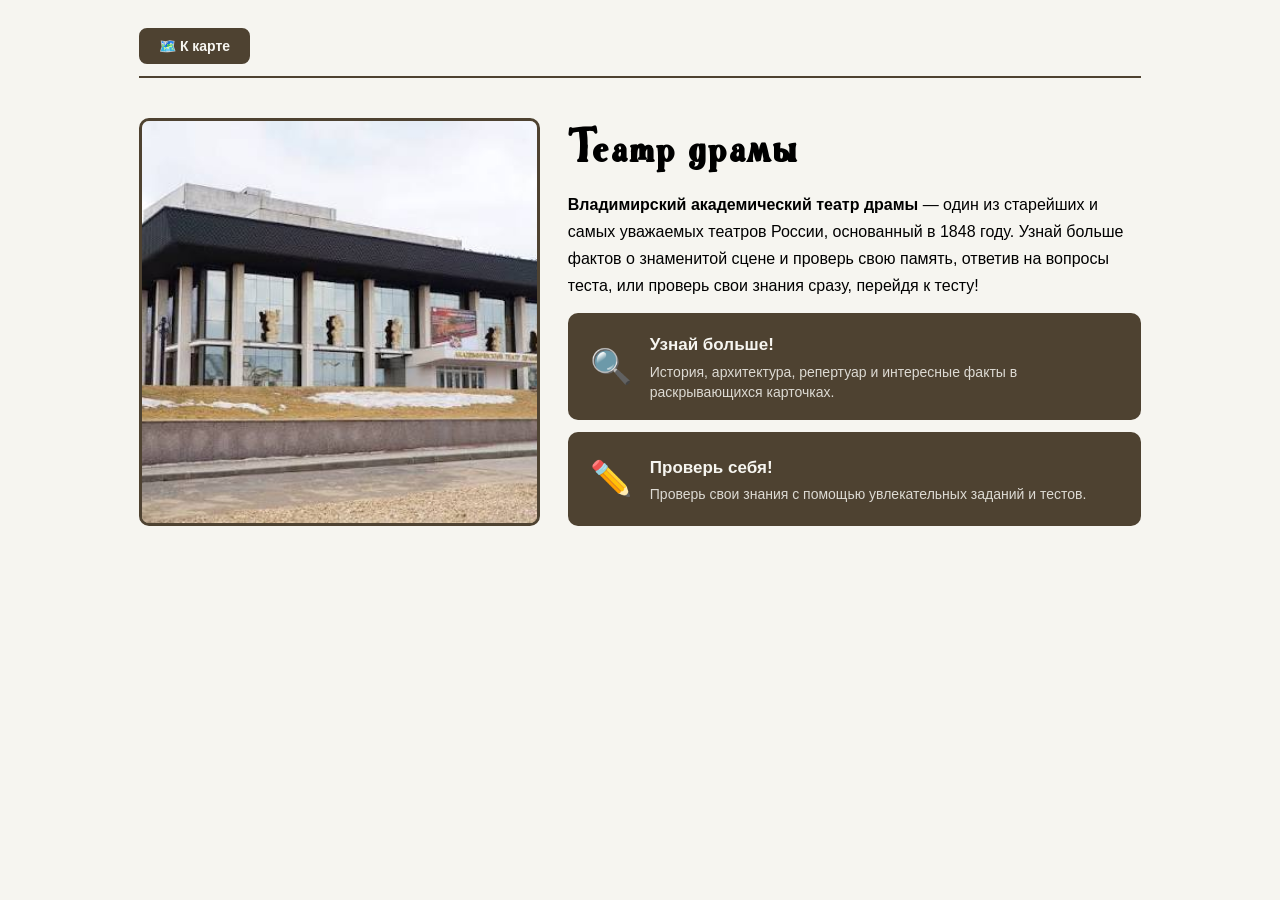
<file: pages/teatr-dramy.html>
<!DOCTYPE html>
<html lang="ru">
<head>
    <meta charset="UTF-8">
    <meta name="viewport" content="width=device-width, initial-scale=1.0">
    <title>Театр драмы</title>
    <link rel="stylesheet" href="/css/info-page.css">
</head>
<body data-monument="teatr-dramy">
    <header class="site-header">
        <nav class="top-nav" id="topNav">
            <div class="nav-group-left" id="navLeft"></div>
            <div class="nav-group-right" id="navRight"></div>
        </nav>
    </header>

     <main class="app-container">
        <section id="page-main" class="page active">
            <div class="main-layout">
                <div class="main-image-col">
                    <div class="hero-image-wrapper">
                        <img src="/images/drama/dramaglav.jpg" alt="Театр драмы" class="hero-image" loading="eager" decoding="async">
                    </div>
                </div>
                <div class="main-text-col">
                    <div class="welcome-section">
                        <h1 class="hero-title">Театр драмы</h1>
                        <p class="welcome-text"><strong>Владимирский академический театр драмы</strong> — один из старейших и самых уважаемых театров России, основанный в 1848 году. Узнай больше фактов о знаменитой сцене и проверь свою память, ответив на вопросы теста, или проверь свои знания сразу, перейдя к тесту!</p>
                    </div>
                    <div class="nav-cards">
                        <div class="nav-card" onclick="switchPage('page-info')">
                            <span class="nav-card-icon">🔍</span>
                            <div class="nav-card-body">
                                <h3 class="nav-card-title">Узнай больше!</h3>
                                <p class="nav-card-desc">История, архитектура, репертуар и интересные факты в раскрывающихся карточках.</p>
                            </div>
                        </div>
                        <div class="nav-card" onclick="switchPage('page-tasks')">
                            <span class="nav-card-icon">✏️</span>
                            <div class="nav-card-body">
                                <h3 class="nav-card-title">Проверь себя!</h3>
                                <p class="nav-card-desc">Проверь свои знания с помощью увлекательных заданий и тестов.</p>
                            </div>
                        </div>
                    </div>
                </div>
            </div>
        </section>

        <section id="page-info" class="page">
            <div class="info-hero">
                <div class="hero-image-wrapper">
                    <img src="/images/drama/dramainfo.jpg" alt="Театр драмы" class="hero-image" loading="eager" decoding="async">
                </div>
                <h1 class="hero-title">Театр драмы</h1>
                <p class="hero-subtitle">Культурное сердце и гордость Владимира</p>
            </div>
            <p class="section-subtitle">Нажми на карточку, чтобы прочитать подробнее</p>
            <div class="cards-grid">
                <div class="card" data-card="1">
                    <button class="card-header" aria-expanded="false"><span class="card-icon">🏛️</span><span class="card-title">История основания</span><span class="card-arrow">▼</span></button>
                    <div class="card-body"><div class="card-body-inner"><p>Владимирский театр был основан 175 лет назад в 1848 году актером Иваном Лавровым, убедившим губернатора в том, что театр жизненно необходим каждому городу.</p><p>Театр менял здания, но неизменным оставался зрительский интерес к владимирским постановкам.</p></div></div>
                </div>
                <div class="card" data-card="2">
                    <button class="card-header" aria-expanded="false"><span class="card-icon">🏗️</span><span class="card-title">Здание театра</span><span class="card-arrow">▼</span></button>
                    <div class="card-body"><div class="card-body-inner"><p>Сегодня театр располагается в современном здании в историческом центре города.</p><p>До этого театр переезжал несколько раз. За свою длительную историю театр располагался в корпусе ВГГУ, а также в здании нынешнего театра кукол.</p><p>Строительство нынешнего здания областного театра драмы происходило в 1960-х годах.</p></div></div>
                </div>
                <div class="card" data-card="3">
                    <button class="card-header" aria-expanded="false"><span class="card-icon">🎭</span><span class="card-title">Репертуар</span><span class="card-arrow">▼</span></button>
                    <div class="card-body"><div class="card-body-inner"><p>В репертуаре театра гармонично соседствуют золотая классика (пьесы Островского, Чехова, Гоголя) и смелые современные постановки.</p><p>Театр известен своими глубокими психологическими драмами и яркими комедиями, которые собирают полные залы.</p></div></div>
                </div>
                <div class="card" data-card="4">
                    <button class="card-header" aria-expanded="false"><span class="card-icon">🏆</span><span class="card-title">Признание и награды</span><span class="card-arrow">▼</span></button>
                    <div class="card-body"><div class="card-body-inner"><p>В 1998 году за высокие достижения в области сценического искусства и в связи со 150-летием со дня основания театр удостоен звания «АКАДЕМИЧЕСКИЙ».</p><p>Коллектив является регулярным участником и лауреатом престижной национальной театральной премии «Золотая маска».</p></div></div>
                </div>
                <div class="card" data-card="5">
                    <button class="card-header" aria-expanded="false"><span class="card-icon">📖</span><span class="card-title">Интересные факты</span><span class="card-arrow">▼</span></button>
                    <div class="card-body"><div class="card-body-inner"><p>На сцене театра в разные годы играли многие выдающиеся мастера сцены, а некоторые спектакли идут в репертуаре десятилетиями, становясь настоящими легендами.</p><p>Театр активно гастролирует по России и зарубежью, представляя владимирскую культуру.</p></div></div>
                </div>
                <div class="card" data-card="6">
                    <button class="card-header" aria-expanded="false"><span class="card-icon">🗺️</span><span class="card-title">Где находится?</span><span class="card-arrow">▼</span></button>
                    <div class="card-body"><div class="card-body-inner"><p>Театр расположен в самом сердце исторического центра Владимира, на главной улице города.</p><p><strong>Адрес:</strong> г. Владимир, ул. Большая Московская, д. 28.</p></div></div>
                </div>
            </div>
        </section>

        <section id="page-tasks" class="page">
            <div class="test-container">
                <div class="progress-bar-wrapper"><div class="progress-bar-fill" id="progressFill" style="width: 16.6%"></div></div>
                <p class="progress-text" id="progressText">Вопрос 1 из 6</p>

                <div class="task-slide active" id="slide1">
                    <div class="task-block" id="task1">
                        <div class="test-image-wrapper"><img src="/images/drama/drama1.jpg" alt="Задание 1" class="test-question-image" loading="eager" decoding="async"></div>
                        <div class="task-content">
                            <h2 class="task-title">Задание 1: Выбери правильный ответ</h2>
                            <p class="task-question">В каком году был основан Владимирский академический театр драмы?</p>
                            <div class="options">
                                <label class="option"><input type="radio" name="q1" value="a"><span>1848 год</span></label>
                                <label class="option"><input type="radio" name="q1" value="b"><span>1944 год</span></label>
                                <label class="option"><input type="radio" name="q1" value="c"><span>1964 год</span></label>
                                <label class="option"><input type="radio" name="q1" value="d"><span>2004 год</span></label>
                            </div>
                            <button class="check-btn" data-task="1">Проверить</button>
                            <p class="feedback" id="feedback1"></p>
                            <button class="next-slide-btn" data-target="slide2" style="display: none;">Далее →</button>
                        </div>
                    </div>
                </div>

                <div class="task-slide" id="slide2">
                    <div class="task-block" id="task2">
                        <div class="test-image-wrapper"><img src="/images/drama/drama2.jpg" alt="Задание 2" class="test-question-image" decoding="async"></div>
                        <div class="task-content">
                            <h2 class="task-title">Задание 2: Выбери правильный ответ</h2>
                            <p class="task-question">На какой улице находится театр драмы сегодня?</p>
                            <div class="options">
                                <label class="option"><input type="radio" name="q2" value="a"><span>Большая Московская</span></label>
                                <label class="option"><input type="radio" name="q2" value="b"><span>Дворянская</span></label>
                                <label class="option"><input type="radio" name="q2" value="c"><span>Мира</span></label>
                                <label class="option"><input type="radio" name="q2" value="d"><span>Гагарина</span></label>
                            </div>
                            <button class="check-btn" data-task="2">Проверить</button>
                            <p class="feedback" id="feedback2"></p>
                            <button class="next-slide-btn" data-target="slide3" style="display: none;">Далее →</button>
                        </div>
                    </div>
                </div>

                <div class="task-slide" id="slide3">
                    <div class="task-block" id="task3">
                        <div class="test-image-wrapper"><img src="/images/drama/drama3.jpg" alt="Задание 3" class="test-question-image" decoding="async"></div>
                        <div class="task-content">
                            <h2 class="task-title">Задание 3: Верно или неверно?</h2>
                            <p class="task-question">Театр носит почетное звание «академический».</p>
                            <div class="options">
                                <label class="option"><input type="radio" name="q3" value="a"><span>Верно ✅</span></label>
                                <label class="option"><input type="radio" name="q3" value="b"><span>Неверно ❌</span></label>
                            </div>
                            <button class="check-btn" data-task="3">Проверить</button>
                            <p class="feedback" id="feedback3"></p>
                            <button class="next-slide-btn" data-target="slide4" style="display: none;">Далее →</button>
                        </div>
                    </div>
                </div>

                <div class="task-slide" id="slide4">
                    <div class="task-block" id="task4">
                        <div class="test-image-wrapper"><img src="/images/drama/drama4.jpg" alt="Задание 4" class="test-question-image" decoding="async"></div>
                        <div class="task-content">
                            <h2 class="task-title">Задание 4: Вставь пропущенное слово</h2>
                            <p class="task-question">В репертуаре театра гармонично соседствуют современная драматургия и золотая ________.</p>
                            <div class="fill-blank">
                                <input type="text" id="answer4" placeholder="Введи слово..." class="fill-input">
                                <button class="check-btn" data-task="4">Проверить</button>
                            </div>
                            <p class="feedback" id="feedback4"></p>
                            <button class="next-slide-btn" data-target="slide5" style="display: none;">Далее →</button>
                        </div>
                    </div>
                </div>

                <div class="task-slide" id="slide5">
                    <div class="task-block" id="task5">
                        <div class="test-image-wrapper"><img src="/images/drama/drama5.jpg" alt="Задание 5" class="test-question-image" decoding="async"></div>
                        <div class="task-content">
                            <h2 class="task-title">Задание 5: Верно или неверно?</h2>
                            <p class="task-question">За время своего существования театр переезжал несколько раз.</p>
                            <div class="options">
                                <label class="option"><input type="radio" name="q5" value="a"><span>Верно ✅</span></label>
                                <label class="option"><input type="radio" name="q5" value="b"><span>Неверно ❌</span></label>
                            </div>
                            <button class="check-btn" data-task="5">Проверить</button>
                            <p class="feedback" id="feedback5"></p>
                            <button class="next-slide-btn" data-target="slide6" style="display: none;">Далее →</button>
                        </div>
                    </div>
                </div>

                <div class="task-slide" id="slide6">
                    <div class="task-block" id="task6">
                        <div class="test-image-wrapper"><img src="/images/drama/drama6.jpg" alt="Задание 6" class="test-question-image" decoding="async"></div>
                        <div class="task-content">
                            <h2 class="task-title">Задание 6: Вставь пропущенное слово</h2>
                            <p class="task-question">Строительство нынешнего здания театра происходило в 19 __-х годах.</p>
                            <div class="fill-blank">
                                <input type="text" id="answer6" placeholder="Введи слово..." class="fill-input">
                                <button class="check-btn" data-task="6">Проверить</button>
                            </div>
                            <p class="feedback" id="feedback6"></p>
                            <button class="next-slide-btn" data-target="results" style="display: none;">Завершить тест</button>
                        </div>
                    </div>
                </div>

                <div class="results-slide" id="resultsSlide">
                    <div class="results-block">
                        <h2 class="results-title">Твои результаты</h2>
                        <p class="results-text" id="resultsText"></p>
                        <table class="results-table">
                            <thead><tr><th>Задание</th><th>Результат</th></tr></thead>
                            <tbody id="resultsBody"></tbody>
                        </table>
                        <div class="results-buttons">
                            <button class="retry-btn" id="retryBtn">Пройти заново</button>
                            <button class="back-to-map-btn" id="backToMapBtn">🗺️ Вернуться к карте</button>
                        </div>
                    </div>
                </div>
            </div>
        </section>
    </main>
    <script src="/js/info-page.js"></script>

    <script>
    const CORRECT = { 
        1: 'a', 
        2: 'a', 
        3: 'a', 
        4: 'классика', 
        5: 'a', 
        6: '60' 
    };
    
    const EXPLANATIONS = {
        1: 'Владимирский театр драмы был основан в 1848 году.',
        2: 'Театр располагается по адресу: г. Владимир, ул. Большая Московская, д. 28, в самом центре города.',
        3: 'За высокие художественные достижения театру присвоено почетное звание «академический».',
        4: 'Репертуар театра отличается разнообразием: здесь ставят как смелые современные пьесы, так и проверенную временем золотую классику.',
        5: 'Театр однажды располгался в корпусе ВлГУ №8, а также в нынешнем здании театра кукол.',
        6: 'В 1960-х годах во Владимире началось строительство нового здания областного театра драмы.'
    };
</script>
</body>
</html>
</file>
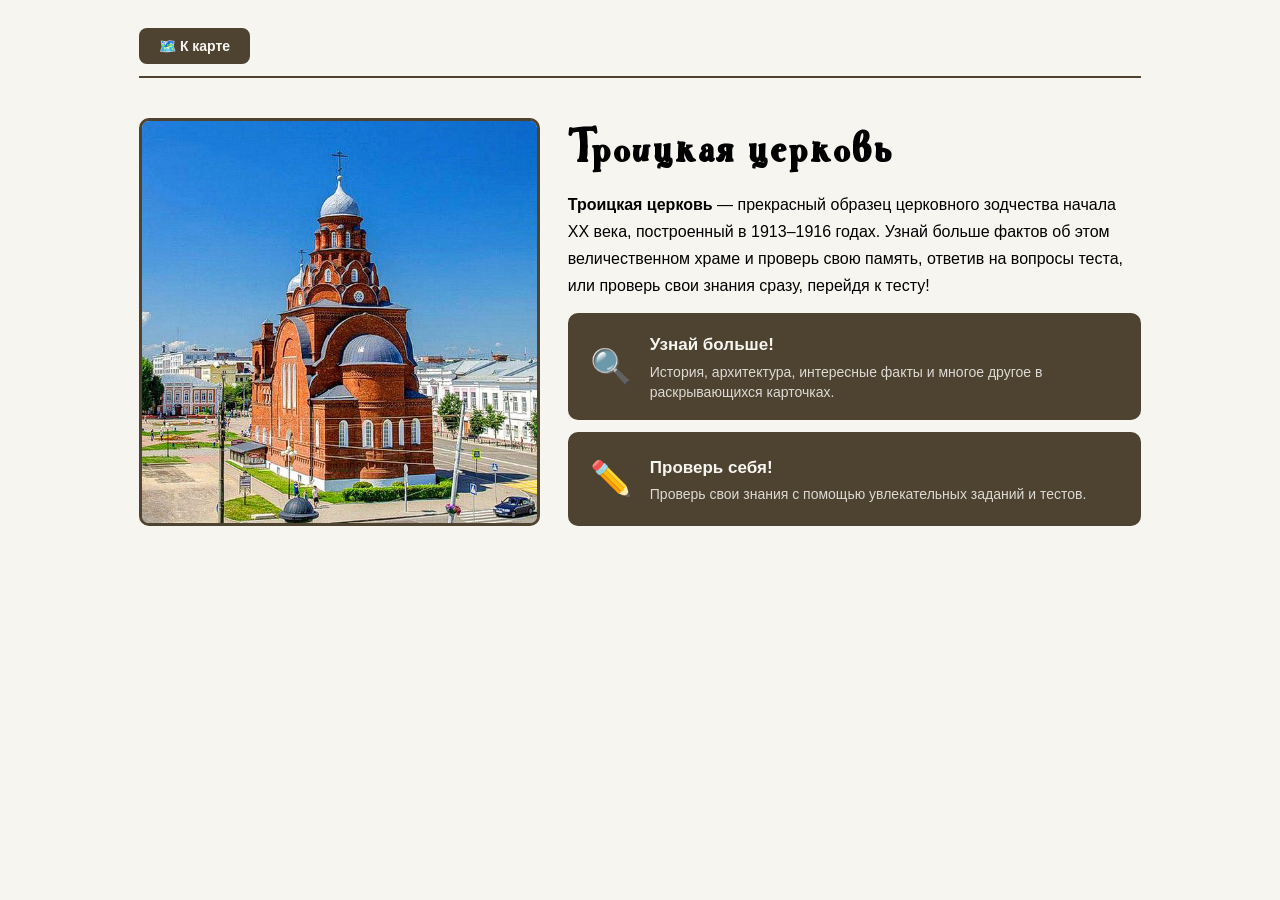
<file: pages/troitskaya-cerkov.html>
<!DOCTYPE html>
<html lang="ru">
<head>
    <meta charset="UTF-8">
    <meta name="viewport" content="width=device-width, initial-scale=1.0">
    <title>Троицкая церковь</title>
    <link rel="stylesheet" href="/css/info-page.css">
</head>
<body data-monument="troitskaya-cerkov">
    <header class="site-header">
        <nav class="top-nav" id="topNav">
            <div class="nav-group-left" id="navLeft"></div>
            <div class="nav-group-right" id="navRight"></div>
        </nav>
    </header>

     <main class="app-container">
        <section id="page-main" class="page active">
            <div class="main-layout">
                <div class="main-image-col">
                    <div class="hero-image-wrapper">
                        <img src="/images/troitsk/troitskglav.jpg" alt="Троицкая церковь" class="hero-image" loading="eager" decoding="async">
                    </div>
                </div>
                <div class="main-text-col">
                    <div class="welcome-section">
                        <h1 class="hero-title">Троицкая церковь</h1>
                        <p class="welcome-text"><strong>Троицкая церковь</strong> — прекрасный образец церковного зодчества начала XX века, построенный в 1913–1916 годах. Узнай больше фактов об этом величественном храме и проверь свою память, ответив на вопросы теста, или проверь свои знания сразу, перейдя к тесту!</p>
                    </div>
                    <div class="nav-cards">
                        <div class="nav-card" onclick="switchPage('page-info')">
                            <span class="nav-card-icon">🔍</span>
                            <div class="nav-card-body">
                                <h3 class="nav-card-title">Узнай больше!</h3>
                                <p class="nav-card-desc">История, архитектура, интересные факты и многое другое в раскрывающихся карточках.</p>
                            </div>
                        </div>
                        <div class="nav-card" onclick="switchPage('page-tasks')">
                            <span class="nav-card-icon">✏️</span>
                            <div class="nav-card-body">
                                <h3 class="nav-card-title">Проверь себя!</h3>
                                <p class="nav-card-desc">Проверь свои знания с помощью увлекательных заданий и тестов.</p>
                            </div>
                        </div>
                    </div>
                </div>
            </div>
        </section>

        <section id="page-info" class="page">
            <div class="info-hero">
                <div class="hero-image-wrapper">
                    <img src="/images/troitsk/troitskinfo.jpg" alt="Троицкая церковь" class="hero-image" loading="eager" decoding="async">
                </div>
                <h1 class="hero-title">Троицкая церковь</h1>
                <p class="hero-subtitle">Жемчужина псевдорусского стиля во Владимире</p>
            </div>
            <p class="section-subtitle">Нажми на карточку, чтобы прочитать подробнее</p>
            <div class="cards-grid">
                <div class="card" data-card="1">
                    <button class="card-header" aria-expanded="false"><span class="card-icon">🏛️</span><span class="card-title">Когда и кем построена?</span><span class="card-arrow">▼</span></button>
                    <div class="card-body"><div class="card-body-inner"><p>Строительство церкви велось с 1913 по 1916 год на средства прихожан и местных благотворителей. Это первый и единственный храм, построенный во Владимире старообрядцами.</p><p>Проект разработал владимирский архитектор Сергей Жаров.</p></div></div>
                </div>
                <div class="card" data-card="2">
                    <button class="card-header" aria-expanded="false"><span class="card-icon">🏗️</span><span class="card-title">Архитектурные особенности</span><span class="card-arrow">▼</span></button>
                    <div class="card-body"><div class="card-body-inner"><p>Здание, которое большинство владимирцев именуют Красной церковью, выполнено в ярком псевдорусском стиле из красного кирпича.</p><p>Здание представляет собой двуглавый храм с высокой шатровой колокольней, что делает его одной из узнаваемых архитектурных доминант города.</p></div></div>
                </div>
                <div class="card" data-card="3">
                    <button class="card-header" aria-expanded="false"><span class="card-icon">📜</span><span class="card-title">История в XX веке</span><span class="card-arrow">▼</span></button>
                    <div class="card-body"><div class="card-body-inner"><p>В советское время в здании располагались кинотеатр, жилые помещения, склады. </p><p>После реставрации, в 1974 году, здесь открылась экспозиция «Хрусталь. Лаковая миниатюра. Вышивка», представляющая наиболее интересные художественные промыслы Владимирского края..</p><p>Впервые за 96 лет 24 июня 2024 года был проведён праздничный молебен русской православной старообрядческой церкви.</p></div></div>
                </div>
                <div class="card" data-card="4">
                    <button class="card-header" aria-expanded="false"><span class="card-icon">✨</span><span class="card-title">Религиозная деятельность</span><span class="card-arrow">▼</span></button>
                    <div class="card-body"><div class="card-body-inner"><p>Главный престол храма освящен во имя Святой Троицы.</p><p>Троицкая церковь была заложена не только по случаю 300-летия Дома Романовых, но и в связи с 50-летием со дня смерти родоначальника белокриницкого священства или, как тогда говорили, церкви австрийского согласия, к которой себя причисляли владимрские старообрядцы.</p></div></div>
                </div>
                <div class="card" data-card="5">
                    <button class="card-header" aria-expanded="false"><span class="card-icon">📖</span><span class="card-title">Интересные факты</span><span class="card-arrow">▼</span></button>
                    <div class="card-body"><div class="card-body-inner"><p>Староверы к строительству подошли обстоятельно. Даже место для храма выбирали, скорее всего, с умыслом.</p> <p>Формально место, которое было выкуплено староверами, считалось окраиной города, так как находилось с внешней стороны от валов. А в результате 35-метровый старообрядческий храм, одно из самых высоких зданий в дореволюционном Владимире, оказался по соседству с главным символом города да еще и на одной из центральных улиц. </p></div></div>
                </div>
                <div class="card" data-card="6">
                    <button class="card-header" aria-expanded="false"><span class="card-icon">🗺️</span><span class="card-title">Где находится?</span><span class="card-arrow">▼</span></button>
                    <div class="card-body"><div class="card-body-inner"><p>Церковь расположена в историческом центре Владимира, в шаговой доступности от других известных памятников.</p><p><strong>Адрес:</strong> г. Владимир, ул. Трубежная.</p></div></div>
                </div>
            </div>
        </section>

        <section id="page-tasks" class="page">
            <div class="test-container">
                <div class="progress-bar-wrapper"><div class="progress-bar-fill" id="progressFill" style="width: 16.6%"></div></div>
                <p class="progress-text" id="progressText">Вопрос 1 из 6</p>

                <div class="task-slide active" id="slide1">
                    <div class="task-block" id="task1">
                        <div class="test-image-wrapper"><img src="/images/troitsk/troitsk1.jpg" alt="Задание 1" class="test-question-image" loading="eager" decoding="async"></div>
                        <div class="task-content">
                            <h2 class="task-title">Задание 1: Выбери правильный ответ</h2>
                            <p class="task-question">В каком году завершилось строительство Троицкой церкви?</p>
                            <div class="options">
                                <label class="option"><input type="radio" name="q1" value="a"><span>1816 год</span></label>
                                <label class="option"><input type="radio" name="q1" value="b"><span>1916 год</span></label>
                                <label class="option"><input type="radio" name="q1" value="c"><span>1960 год</span></label>
                                <label class="option"><input type="radio" name="q1" value="d"><span>2000 год</span></label>
                            </div>
                            <button class="check-btn" data-task="1">Проверить</button>
                            <p class="feedback" id="feedback1"></p>
                            <button class="next-slide-btn" data-target="slide2" style="display: none;">Далее →</button>
                        </div>
                    </div>
                </div>

                <div class="task-slide" id="slide2">
                    <div class="task-block" id="task2">
                        <div class="test-image-wrapper"><img src="/images/troitsk/troitsk2.jpg" alt="Задание 2" class="test-question-image" decoding="async"></div>
                        <div class="task-content">
                            <h2 class="task-title">Задание 2: Выбери правильный ответ</h2>
                            <p class="task-question">В каком архитектурном стиле построена Троицкая церковь?</p>
                            <div class="options">
                                <label class="option"><input type="radio" name="q2" value="a"><span>Классицизм</span></label>
                                <label class="option"><input type="radio" name="q2" value="b"><span>Готика</span></label>
                                <label class="option"><input type="radio" name="q2" value="c"><span>Псевдорусский стиль</span></label>
                                <label class="option"><input type="radio" name="q2" value="d"><span>Модерн</span></label>
                            </div>
                            <button class="check-btn" data-task="2">Проверить</button>
                            <p class="feedback" id="feedback2"></p>
                            <button class="next-slide-btn" data-target="slide3" style="display: none;">Далее →</button>
                        </div>
                    </div>
                </div>

                <div class="task-slide" id="slide3">
                    <div class="task-block" id="task3">
                        <div class="test-image-wrapper"><img src="/images/troitsk/troitsk3.jpg" alt="Задание 3" class="test-question-image" decoding="async"></div>
                        <div class="task-content">
                            <h2 class="task-title">Задание 3: Верно или неверно?</h2>
                            <p class="task-question">В советское время церковь была закрыта и использовалась под хозяйственные нужды.</p>
                            <div class="options">
                                <label class="option"><input type="radio" name="q3" value="a"><span>Верно ✅</span></label>
                                <label class="option"><input type="radio" name="q3" value="b"><span>Неверно ❌</span></label>
                            </div>
                            <button class="check-btn" data-task="3">Проверить</button>
                            <p class="feedback" id="feedback3"></p>
                            <button class="next-slide-btn" data-target="slide4" style="display: none;">Далее →</button>
                        </div>
                    </div>
                </div>

                <div class="task-slide" id="slide4">
                    <div class="task-block" id="task4">
                        <div class="test-image-wrapper"><img src="/images/troitsk/troitsk4.jpg" alt="Задание 4" class="test-question-image" decoding="async"></div>
                        <div class="task-content">
                            <h2 class="task-title">Задание 4: Вставь пропущенное слово</h2>
                            <p class="task-question">Храм построен из красного __________.</p>
                            <div class="fill-blank">
                                <input type="text" id="answer4" placeholder="Введи слово..." class="fill-input">
                                <button class="check-btn" data-task="4">Проверить</button>
                            </div>
                            <p class="feedback" id="feedback4"></p>
                            <button class="next-slide-btn" data-target="slide5" style="display: none;">Далее →</button>
                        </div>
                    </div>
                </div>

                <div class="task-slide" id="slide5">
                    <div class="task-block" id="task5">
                        <div class="test-image-wrapper"><img src="/images/troitsk/troitsk5.jpg" alt="Задание 5" class="test-question-image" decoding="async"></div>
                        <div class="task-content">
                            <h2 class="task-title">Задание 5: Верно или неверно?</h2>
                            <p class="task-question">Троицкая церковь является пятиглавым храмом с высокой колокольней.</p>
                            <div class="options">
                                <label class="option"><input type="radio" name="q5" value="a"><span>Верно ✅</span></label>
                                <label class="option"><input type="radio" name="q5" value="b"><span>Неверно ❌</span></label>
                            </div>
                            <button class="check-btn" data-task="5">Проверить</button>
                            <p class="feedback" id="feedback5"></p>
                            <button class="next-slide-btn" data-target="slide6" style="display: none;">Далее →</button>
                        </div>
                    </div>
                </div>

                <div class="task-slide" id="slide6">
                    <div class="task-block" id="task6">
                        <div class="test-image-wrapper"><img src="/images/troitsk/troitsk6.jpg" alt="Задание 6" class="test-question-image" decoding="async"></div>
                        <div class="task-content">
                            <h2 class="task-title">Задание 6: Вставь пропущенное число</h2>
                            <p class="task-question">С 19__ года церковь — выставочный зал Владимиро-Суздальского музея-заповедника.</p>
                            <div class="fill-blank">
                                <input type="text" id="answer6" placeholder="Введи слово..." class="fill-input">
                                <button class="check-btn" data-task="6">Проверить</button>
                            </div>
                            <p class="feedback" id="feedback6"></p>
                            <button class="next-slide-btn" data-target="results" style="display: none;">Завершить тест</button>
                        </div>
                    </div>
                </div>

                <div class="results-slide" id="resultsSlide">
                    <div class="results-block">
                        <h2 class="results-title">Твои результаты</h2>
                        <p class="results-text" id="resultsText"></p>
                        <table class="results-table">
                            <thead><tr><th>Задание</th><th>Результат</th></tr></thead>
                            <tbody id="resultsBody"></tbody>
                        </table>
                        <div class="results-buttons">
                            <button class="retry-btn" id="retryBtn">Пройти заново</button>
                            <button class="back-to-map-btn" id="backToMapBtn">🗺️ Вернуться к карте</button>
                        </div>
                    </div>
                </div>
            </div>
        </section>
    </main>
    <script src="/js/info-page.js"></script>

    <script>
    const CORRECT = { 
        1: 'b', 
        2: 'c', 
        3: 'a', 
        4: 'кирпича', 
        5: 'b', 
        6: '74' 
    };
    
    const EXPLANATIONS = {
        1: 'Строительство Троицкой церкви велось с 1913 по 1916 год на средства прихожан и благотворителей.',
        2: 'Храм является ярким образцом псевдорусского стиля начала XX века, выполненным из красного кирпича.',
        3: 'В 1930-е годы церковь была закрыта, а её помещения использовались под хозяйственные и складские нужды.',
        4: 'Основным строительным материалом храма является красный кирпич, что придает ему характерный и узнаваемый вид.',
        5: 'Архитектура церкви включает две главы и высокую шатровую колокольню, что типично для псевдорусского стиля.',
        6: 'Храм так и не был возвращён в ведение прихожан старообрядцев. С 1974 года здание используется для экспозиции Музея хрусталя и стекла. Однако, там вновь проходят нерегулярные богослужения. '
    };
</script>
</body>
</html>
</file>
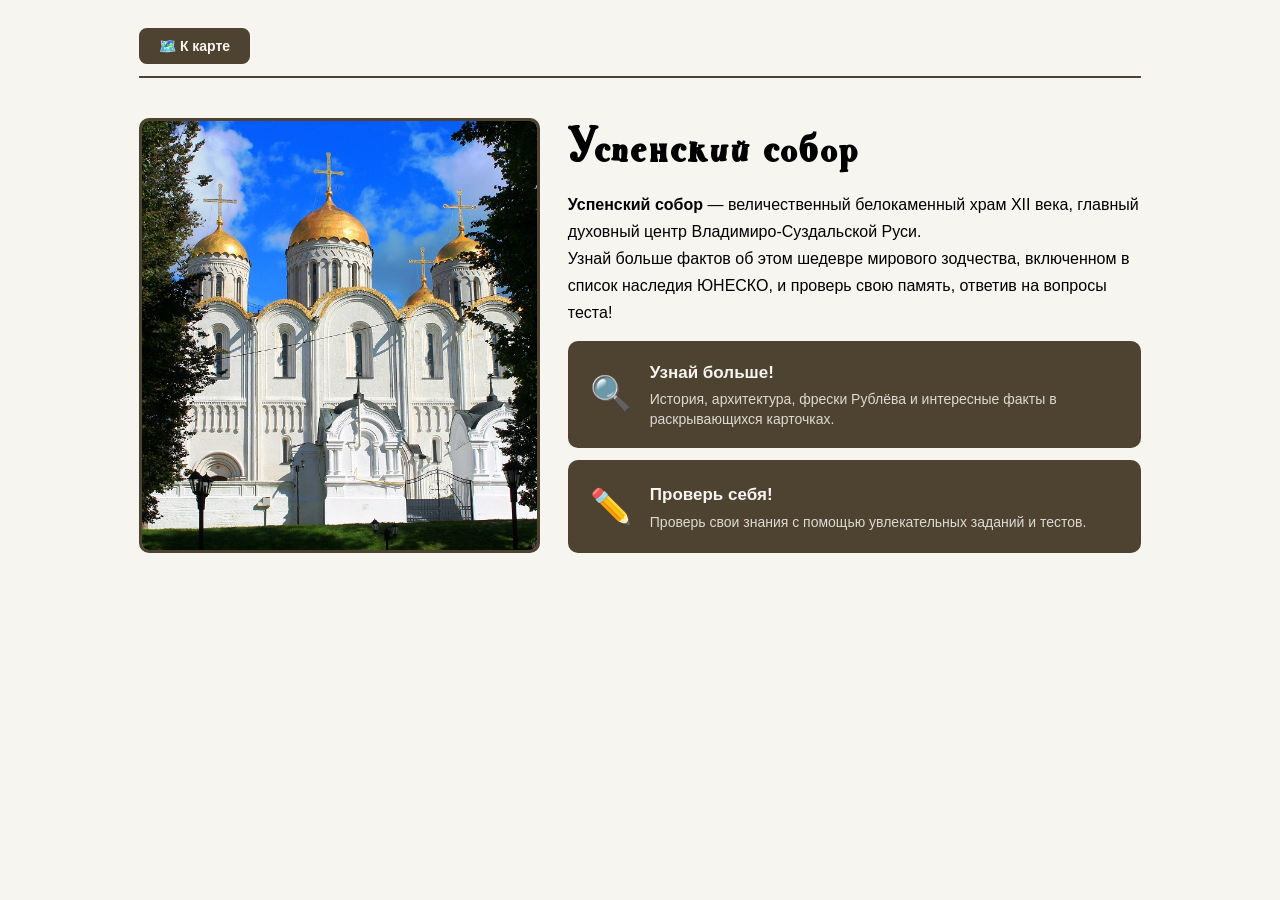
<file: pages/uspensky-sobor.html>
<!DOCTYPE html>
<html lang="ru">
<head>
    <meta charset="UTF-8">
    <meta name="viewport" content="width=device-width, initial-scale=1.0">
    <title>Успенский собор</title>
    <link rel="stylesheet" href="/css/info-page.css">
</head>
<body data-monument="uspensky-sobor">
    <header class="site-header">
        <nav class="top-nav" id="topNav">
            <div class="nav-group-left" id="navLeft"></div>
            <div class="nav-group-right" id="navRight"></div>
        </nav>
    </header>

     <main class="app-container">
        <section id="page-main" class="page active">
            <div class="main-layout">
                <div class="main-image-col">
                    <div class="hero-image-wrapper">
                        <img src="/images/uspsob/uspsobinfo.jpg" alt="Успенский собор Владимира" class="hero-image" loading="eager" decoding="async">
                    </div>
                </div>
                <div class="main-text-col">
                    <div class="welcome-section">
                        <h1 class="hero-title">Успенский собор</h1>
                        <p class="welcome-text"><strong>Успенский собор</strong> — величественный белокаменный храм XII века, главный духовный центр Владимиро-Суздальской Руси. <br>Узнай больше фактов об этом шедевре мирового зодчества, включенном в список наследия ЮНЕСКО, и проверь свою память, ответив на вопросы теста!</p>
                    </div>
                    <div class="nav-cards">
                        <div class="nav-card" onclick="switchPage('page-info')">
                            <span class="nav-card-icon">🔍</span>
                            <div class="nav-card-body">
                                <h3 class="nav-card-title">Узнай больше!</h3>
                                <p class="nav-card-desc">История, архитектура, фрески Рублёва и интересные факты в раскрывающихся карточках.</p>
                            </div>
                        </div>
                        <div class="nav-card" onclick="switchPage('page-tasks')">
                            <span class="nav-card-icon">✏️</span>
                            <div class="nav-card-body">
                                <h3 class="nav-card-title">Проверь себя!</h3>
                                <p class="nav-card-desc">Проверь свои знания с помощью увлекательных заданий и тестов.</p>
                            </div>
                        </div>
                    </div>
                </div>
            </div>
        </section>

        <section id="page-info" class="page">
            <div class="info-hero">
                <div class="hero-image-wrapper">
                    <img src="/images/uspsob/uspsobglavnaya.jpg" alt="Успенский собор" class="hero-image" loading="eager" decoding="async">
                </div>
                <h1 class="hero-title">Успенский собор</h1>
                <p class="hero-subtitle">Духовное сердце и архитектурная жемчужина Древней Руси</p>
            </div>

            <h2 class="section-title">Узнай больше об Успенском соборе</h2>
            <p class="section-subtitle">Нажми на карточку, чтобы прочитать подробнее</p>

            <div class="cards-grid">
                <div class="card" data-card="1">
                    <button class="card-header" aria-expanded="false">
                        <span class="card-icon">🏛️</span><span class="card-title">Когда и кем построен?</span><span class="card-arrow">▼</span>
                    </button>
                    <div class="card-body"><div class="card-body-inner"><p>Строительство собора было начато <strong>в 1158 году</strong> по приказу князя <strong>Андрея Боголюбского</strong>.</p><p>В 1185–1189 годах, при князе Всеволоде Большое Гнездо, храм был значительно расширен и перестроен, обретя свой нынешний величественный облик.</p></div></div>
                </div>
                <div class="card" data-card="2">
                    <button class="card-header" aria-expanded="false"><span class="card-icon">🏗️</span><span class="card-title">Архитектурные особенности</span><span class="card-arrow">▼</span></button>
                    <div class="card-body"><div class="card-body-inner"><p>Собор является ярчайшим образцом <strong>владимиро-суздальской белокаменной архитектуры</strong>.</p><p>Пятиглавый храм украшен изящной каменной резьбой, аркатурно-колончатым поясом и позолоченными воротами, созданными мастерами той эпохи.</p></div></div>
                </div>
                <div class="card" data-card="3">
                    <button class="card-header" aria-expanded="false"><span class="card-icon">🎨</span><span class="card-title">Фрески Андрея Рублёва</span><span class="card-arrow">▼</span></button>
                    <div class="card-body"><div class="card-body-inner"><p>В <strong>1408 году</strong> интерьер собора расписали великие иконописцы <strong>Андрей Рублёв и Даниил Чёрный</strong>.</p><p>До наших дней сохранились фрагменты их уникальных фресок, включая знаменитую композицию «Страшный суд», которая считается вершиной древнерусской живописи.</p></div></div>
                </div>
                <div class="card" data-card="4">
                    <button class="card-header" aria-expanded="false"><span class="card-icon">✨</span><span class="card-title">Главная святыня</span><span class="card-arrow">▼</span></button>
                    <div class="card-body"><div class="card-body-inner"><p>На протяжении столетий в соборе хранилась главная святыня Руси — <strong>Владимирская икона Божией Матери</strong>.</p><p>В 1395 году икона была перенесена в Москву для защиты города от нашествия Тамерлана, где и находится по сей день.</p></div></div>
                </div>
                <div class="card" data-card="5">
                    <button class="card-header" aria-expanded="false"><span class="card-icon">📜</span><span class="card-title">Историческое значение</span><span class="card-arrow">▼</span></button>
                    <div class="card-body"><div class="card-body-inner"><p>Собор был <strong>главным храмом Северо-Восточной Руси</strong>. Здесь венчались на великое княжение владимирские и московские князья.</p><p>В храме находятся захоронения великих князей, а также мощи святого благоверного князя Андрея Боголюбского.</p></div></div>
                </div>
                <div class="card" data-card="6">
                    <button class="card-header" aria-expanded="false"><span class="card-icon">🗺️</span><span class="card-title">Где находится?</span><span class="card-arrow">▼</span></button>
                    <div class="card-body"><div class="card-body-inner"><p>Собор расположен на <strong>Соборной площади</strong>, на высоком берегу реки Клязьмы, доминируя в панораме исторического центра города.</p><p><strong>Адрес:</strong> г. Владимир, ул. Соборная площадь.</p></div></div>
                </div>
            </div>
        </section>

        <section id="page-tasks" class="page">
            <div class="test-container">
                <div class="progress-bar-wrapper"><div class="progress-bar-fill" id="progressFill" style="width: 16.6%"></div></div>
                <p class="progress-text" id="progressText">Вопрос 1 из 6</p>

                <div class="task-slide active" id="slide1">
                    <div class="task-block" id="task1">
                        <div class="test-image-wrapper"><img src="/images/uspsob/uspsobtest1.jpg" alt="Общий вид собора" class="test-question-image" loading="eager" decoding="async"></div>
                        <div class="task-content">
                            <h2 class="task-title">Задание 1: Выбери правильный ответ</h2>
                            <p class="task-question">В каком году было начато строительство Успенского собора?</p>
                            <div class="options">
                                <label class="option"><input type="radio" name="q1" value="a"><span>1058 год</span></label>
                                <label class="option"><input type="radio" name="q1" value="b"><span>1158 год</span></label>
                                <label class="option"><input type="radio" name="q1" value="c"><span>1258 год</span></label>
                                <label class="option"><input type="radio" name="q1" value="d"><span>1358 год</span></label>
                            </div>
                            <button class="check-btn" data-task="1">Проверить</button>
                            <p class="feedback" id="feedback1"></p>
                            <button class="next-slide-btn" data-target="slide2">Далее →</button>
                        </div>
                    </div>
                </div>

                <div class="task-slide" id="slide2">
                    <div class="task-block" id="task2">
                        <div class="test-image-wrapper"><img src="/images/uspsob/uspsobtest2.jpg" alt="Архитектура собора" class="test-question-image" decoding="async"></div>
                        <div class="task-content">
                            <h2 class="task-title">Задание 2: Выбери правильный ответ</h2>
                            <p class="task-question">Какой великий князь начал строительство этого храма?</p>
                            <div class="options">
                                <label class="option"><input type="radio" name="q2" value="a"><span>Ярослав Мудрый</span></label>
                                <label class="option"><input type="radio" name="q2" value="b"><span>Андрей Боголюбский</span></label>
                                <label class="option"><input type="radio" name="q2" value="c"><span>Александр Невский</span></label>
                                <label class="option"><input type="radio" name="q2" value="d"><span>Дмитрий Донской</span></label>
                            </div>
                            <button class="check-btn" data-task="2">Проверить</button>
                            <p class="feedback" id="feedback2"></p>
                            <button class="next-slide-btn" data-target="slide3">Далее →</button>
                        </div>
                    </div>
                </div>

                <div class="task-slide" id="slide3">
                    <div class="task-block" id="task3">
                        <div class="test-image-wrapper"><img src="/images/uspsob/uspsobtest3.jpg" alt="Фрески" class="test-question-image" decoding="async"></div>
                        <div class="task-content">
                            <h2 class="task-title">Задание 3: Верно или неверно?</h2>
                            <p class="task-question">Фрески в соборе в 1408 году создали Андрей Рублёв и Даниил Чёрный.</p>
                            <div class="options">
                                <label class="option"><input type="radio" name="q3" value="a"><span>Верно ✅</span></label>
                                <label class="option"><input type="radio" name="q3" value="b"><span>Неверно ❌</span></label>
                            </div>
                            <button class="check-btn" data-task="3">Проверить</button>
                            <p class="feedback" id="feedback3"></p>
                            <button class="next-slide-btn" data-target="slide4">Далее →</button>
                        </div>
                    </div>
                </div>

                <div class="task-slide" id="slide4">
                    <div class="task-block" id="task4">
                        <div class="test-image-wrapper"><img src="/images/uspsob/uspsobtest4.jpg" alt="Белокаменная резьба" class="test-question-image" decoding="async"></div>
                        <div class="task-content">
                            <h2 class="task-title">Задание 4: Вставь пропущенное слово</h2>
                            <p class="task-question">Успенский собор является шедевром белокаменного зодчества и построен из белого __________.</p>
                            <div class="fill-blank">
                                <input type="text" id="answer4" placeholder="Введи слово..." class="fill-input">
                                <button class="check-btn" data-task="4">Проверить</button>
                            </div>
                            <p class="feedback" id="feedback4"></p>
                            <button class="next-slide-btn" data-target="slide5">Далее →</button>
                        </div>
                    </div>
                </div>

                <div class="task-slide" id="slide5">
                    <div class="task-block" id="task5">
                        <div class="test-image-wrapper"><img src="/images/uspsob/uspsobtest5.jpg" alt="Купола собора" class="test-question-image" decoding="async"></div>
                        <div class="task-content">
                            <h2 class="task-title">Задание 5: Верно или неверно?</h2>
                            <p class="task-question">Успенский собор включён в список Всемирного наследия ЮНЕСКО.</p>
                            <div class="options">
                                <label class="option"><input type="radio" name="q5" value="a"><span>Верно ✅</span></label>
                                <label class="option"><input type="radio" name="q5" value="b"><span>Неверно ❌</span></label>
                            </div>
                            <button class="check-btn" data-task="5">Проверить</button>
                            <p class="feedback" id="feedback5"></p>
                            <button class="next-slide-btn" data-target="slide6">Далее →</button>
                        </div>
                    </div>
                </div>

                <div class="task-slide" id="slide6">
                    <div class="task-block" id="task6">
                        <div class="test-image-wrapper"><img src="/images/uspsob/uspsobtest6.jpg" alt="Икона" class="test-question-image" decoding="async"></div>
                        <div class="task-content">
                            <h2 class="task-title">Задание 6: Вставь пропущенное слово</h2>
                            <p class="task-question">До 1395 года в соборе хранилась главная святыня Руси — __________ икона Божией Матери.</p>
                            <div class="fill-blank">
                                <input type="text" id="answer6" placeholder="Введи слово..." class="fill-input">
                                <button class="check-btn" data-task="6">Проверить</button>
                            </div>
                            <p class="feedback" id="feedback6"></p>
                            <button class="next-slide-btn" data-target="results">Завершить тест</button>
                        </div>
                    </div>
                </div>

                <div class="results-slide" id="resultsSlide">
                    <div class="results-block">
                        <h2 class="results-title">Твои результаты</h2>
                        <p class="results-text" id="resultsText"></p>
                        <table class="results-table">
                            <thead><tr><th>Задание</th><th>Результат</th></tr></thead>
                            <tbody id="resultsBody"></tbody>
                        </table>
                        <div class="results-buttons">
                            <button class="retry-btn" id="retryBtn">Пройти заново</button>
                            <button class="back-to-map-btn" id="backToMapBtn">🗺️ Вернуться к карте</button>
                        </div>
                    </div>
                </div>
            </div>
        </section>
    </main>
    <script src="/js/info-page.js"></script>

    <script>
    const CORRECT = { 
        1: 'b', 
        2: 'b', 
        3: 'a', 
        4: 'камня', 
        5: 'a', 
        6: 'владимирская' 
    };
    
    const EXPLANATIONS = {
        1: 'Строительство Успенского собора было начато в 1158 году по приказу князя Андрея Боголюбского.',
        2: 'Инициатором строительства первого каменного храма на этом месте стал великий князь Андрей Боголюбский.',
        3: 'В 1408 году интерьер собора расписали великие иконописцы Андрей Рублёв и Даниил Чёрный.',
        4: 'Собор является выдающимся памятником белокаменного зодчества и построен из белого камня (известняка).',
        5: 'Верно. Успенский собор является объектом Всемирного наследия ЮНЕСКО в составе памятников Владимира и Суздаля.',
        6: 'До 1395 года в соборе хранилась Владимирская икона Божией Матери, которая затем была перенесена в Москву.'
    };
</script>
</body>
</html>
</file>
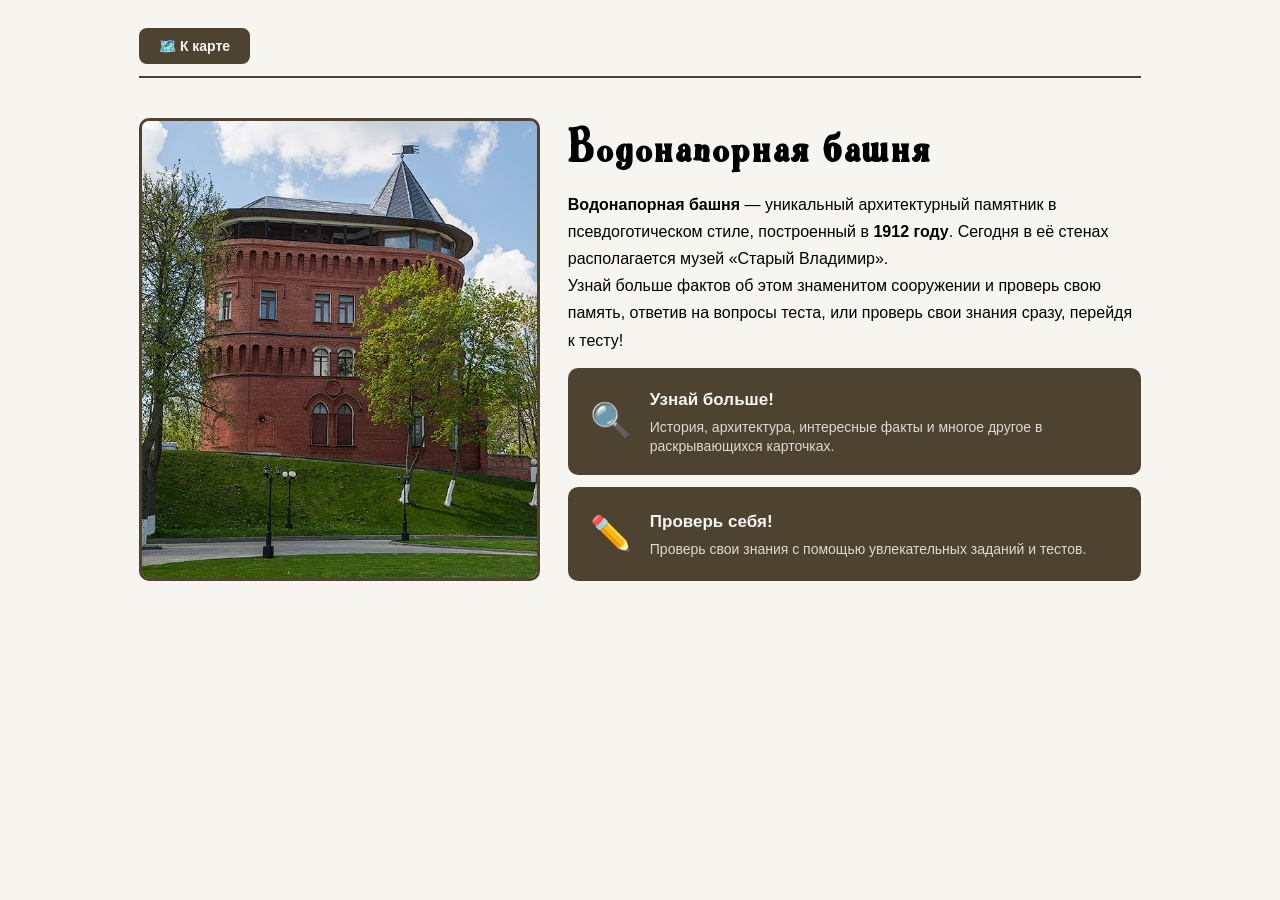
<file: pages/vodonapornaya-bashnya.html>
<!DOCTYPE html>
<html lang="ru">
<head>
    <meta charset="UTF-8">
    <meta name="viewport" content="width=device-width, initial-scale=1.0">
    <title>Водонапорная башня</title>
    <link rel="stylesheet" href="/css/info-page.css">
</head>
<body data-monument="vodonapornaya-bashnya">
    <header class="site-header">
        <nav class="top-nav" id="topNav">
            <div class="nav-group-left" id="navLeft"></div>
            <div class="nav-group-right" id="navRight"></div>
        </nav>
    </header>

    <main class="app-container">
        <section id="page-main" class="page active">
            <div class="main-layout">
                <div class="main-image-col">
                    <div class="hero-image-wrapper">
                        <img src="/images/vodnap/vod-nap.jpg" alt="Водонапорная башня Владимира" class="hero-image" loading="eager" decoding="async">
                    </div>
                </div>
                <div class="main-text-col">
                    <div class="welcome-section">
                        <h1 class="hero-title">Водонапорная башня</h1>
                        <p class="welcome-text"><strong>Водонапорная башня</strong> — уникальный архитектурный памятник в псевдоготическом стиле, построенный в <strong>1912 году</strong>. Сегодня в её стенах располагается музей «Старый Владимир». <br>Узнай больше фактов об этом знаменитом сооружении и проверь свою память, ответив на вопросы теста, или проверь свои знания сразу, перейдя к тесту!</p>
                    </div>
                    <div class="nav-cards">
                        <div class="nav-card" onclick="switchPage('page-info')">
                            <span class="nav-card-icon">🔍</span>
                            <div class="nav-card-body">
                                <h3 class="nav-card-title">Узнай больше!</h3>
                                <p class="nav-card-desc">История, архитектура, интересные факты и многое другое в раскрывающихся карточках.</p>
                            </div>
                        </div>
                        <div class="nav-card" onclick="switchPage('page-tasks')">
                            <span class="nav-card-icon">✏️</span>
                            <div class="nav-card-body">
                                <h3 class="nav-card-title">Проверь себя!</h3>
                                <p class="nav-card-desc">Проверь свои знания с помощью увлекательных заданий и тестов.</p>
                            </div>
                        </div>
                    </div>
                </div>
            </div>
        </section>

        <section id="page-info" class="page">
            <div class="info-hero">
                <div class="hero-image-wrapper">
                    <img src="/images/vodnap/vodnapinfo.jpg" alt="Водонапорная башня" class="hero-image" loading="eager" decoding="async">
                </div>
                <h1 class="hero-title">Водонапорная башня</h1>
                <p class="hero-subtitle">Уникальный памятник псевдоготики и музей «Старый Владимир»</p>
            </div>
            <p class="section-subtitle">Нажми на карточку, чтобы прочитать подробнее</p>

            <div class="cards-grid">
                <div class="card" data-card="1">
                    <button class="card-header" aria-expanded="false">
                        <span class="card-icon">🏛️</span><span class="card-title">Когда и кем построена?</span><span class="card-arrow">▼</span>
                    </button>
                    <div class="card-body"><div class="card-body-inner"><p>Водонапорная башня была построена <strong>в 1912 году</strong> по проекту городского архитектора <strong>Константина Яблочкова</strong>.</p><p>Сооружение стало важной частью городской инфраструктуры, обеспечивая стабильную подачу воды в жилые кварталы.</p></div></div>
                </div>
                <div class="card" data-card="2">
                    <button class="card-header" aria-expanded="false"><span class="card-icon">🏗️</span><span class="card-title">Архитектурный стиль</span><span class="card-arrow">▼</span></button>
                    <div class="card-body"><div class="card-body-inner"><p>Здание выполнено в стиле <strong>псевдоготики</strong>. Оно сложено из <strong>красного кирпича</strong> и имеет зубчатые стены, узкие окна-бойницы и декоративные элементы.</p><p>Благодаря такой архитектуре башня напоминает средневековый замок и является одной из визитных карточек города.</p></div></div>
                </div>
                <div class="card" data-card="3">
                    <button class="card-header" aria-expanded="false"><span class="card-icon">💧</span><span class="card-title">Для чего была построена?</span><span class="card-arrow">▼</span></button>
                    <div class="card-body"><div class="card-body-inner"><p>Главной функцией башни была <strong>подача воды в верхнюю, нагорную часть города</strong> Владимира.</p><p>Из-за значительного перепада высот в этой части города не хватало давления в водопроводной сети, и башня с резервуаром решала эту проблему.</p></div></div>
                </div>
                <div class="card" data-card="4">
                    <button class="card-header" aria-expanded="false"><span class="card-icon">🏛️</span><span class="card-title">Музей «Старый Владимир»</span><span class="card-arrow">▼</span></button>
                    <div class="card-body"><div class="card-body-inner"><p>С <strong>1970-х годов</strong> в здании бывшей водонапорной башни располагается музей <strong>«Старый Владимир»</strong>.</p><p>Экспозиция музея посвящена истории города конца XIX – начала XX века и содержит уникальные фотографии, документы и предметы быта дореволюционной эпохи.</p></div></div>
                </div>
                <div class="card" data-card="5">
                    <button class="card-header" aria-expanded="false"><span class="card-icon">📖</span><span class="card-title">Интересные факты</span><span class="card-arrow">▼</span></button>
                    <div class="card-body"><div class="card-body-inner"><p>Высота башни составляет около <strong>23 метров</strong>.</p><p>Несмотря на то, что своё прямое инженерное назначение она выполняла недолго, башня стала одним из самых узнаваемых и фотографируемых символов Владимира.</p></div></div>
                </div>
                <div class="card" data-card="6">
                    <button class="card-header" aria-expanded="false"><span class="card-icon">🗺️</span><span class="card-title">Где находится?</span><span class="card-arrow">▼</span></button>
                    <div class="card-body"><div class="card-body-inner"><p>Водонапорная башня расположена в <strong>центре города</strong>, на улице Большая Московская, в непосредственной близости от Золотых ворот.</p><p><strong>Адрес:</strong> г. Владимир, ул. Большая Московская.</p></div></div>
                </div>
            </div>
        </section>

        <section id="page-tasks" class="page">
            <div class="test-container">
                <div class="progress-bar-wrapper"><div class="progress-bar-fill" id="progressFill" style="width: 16.6%"></div></div>
                <p class="progress-text" id="progressText">Вопрос 1 из 6</p>

                <div class="task-slide active" id="slide1">
                    <div class="task-block" id="task1">
                        <div class="test-image-wrapper"><img src="/images/vodnap/vodnap1.jpg" alt="Общий вид" class="test-question-image" loading="eager" decoding="async"></div>
                        <h2 class="task-title">Задание 1: Выбери правильный ответ</h2>
                        <p class="task-question">Когда во Владимире появилась Водонапорная башня?</p>
                        <div class="options">
                            <label class="option"><input type="radio" name="q1" value="a"><span>в 1960-х годах</span></label>
                            <label class="option"><input type="radio" name="q1" value="b"><span>в 1860-х годах</span></label>
                            <label class="option"><input type="radio" name="q1" value="c"><span>в 1910-х годах</span></label>
                            <label class="option"><input type="radio" name="q1" value="d"><span>в 1790-х годах</span></label>
                        </div>
                        <button class="check-btn" data-task="1">Проверить</button>
                        <p class="feedback" id="feedback1"></p>
                        <button class="next-slide-btn" data-target="slide2">Далее →</button>
                    </div>
                </div>

                <div class="task-slide" id="slide2">
                    <div class="task-block" id="task2">
                        <div class="test-image-wrapper"><img src="/images/vodnap/vodnap2.jpg" alt="Архитектура башни" class="test-question-image" decoding="async"></div>
                        <h2 class="task-title">Задание 2: Выбери правильный ответ</h2>
                        <p class="task-question">Кто был автором проекта реконструкции водонапорной башни?</p>
                        <div class="options">
                            <label class="option"><input type="radio" name="q2" value="a"><span>А.Д. Крячков</span></label>
                            <label class="option"><input type="radio" name="q2" value="b"><span>С.М. Жаров</span></label>
                            <label class="option"><input type="radio" name="q2" value="c"><span>В.А. Покровский</span></label>
                            <label class="option"><input type="radio" name="q2" value="d"><span>Ф.О. Шехтель</span></label>
                        </div>
                        <button class="check-btn" data-task="2">Проверить</button>
                        <p class="feedback" id="feedback2"></p>
                        <button class="next-slide-btn" data-target="slide3">Далее →</button>
                    </div>
                </div>

                <div class="task-slide" id="slide3">
                    <div class="task-block" id="task3">
                        <div class="test-image-wrapper"><img src="/images/vodnap/vodnap3.jpg" alt="Фрагмент кладки" class="test-question-image" decoding="async"></div>
                        <h2 class="task-title">Задание 3: Верно или неверно?</h2>
                        <p class="task-question">Водонапорная башня построена в стиле псевдоготики.</p>
                        <div class="options">
                            <label class="option"><input type="radio" name="q3" value="a"><span>Верно ✅</span></label>
                            <label class="option"><input type="radio" name="q3" value="b"><span>Неверно ❌</span></label>
                        </div>
                        <button class="check-btn" data-task="3">Проверить</button>
                        <p class="feedback" id="feedback3"></p>
                        <button class="next-slide-btn" data-target="slide4">Далее →</button>
                    </div>
                </div>

                <div class="task-slide" id="slide4">
                    <div class="task-block" id="task4">
                        <div class="test-image-wrapper"><img src="/images/vodnap/vodnap4.jpg" alt="Кирпичная кладка" class="test-question-image" decoding="async"></div>
                        <h2 class="task-title">Задание 4: Вставь пропущенное слово</h2>
                        <p class="task-question">Сейчас в водонапорной башне располагается музей "________  ________".</p>
                        <div class="fill-blank">
                            <input type="text" id="answer4" placeholder="Введи слово..." class="fill-input">
                            <button class="check-btn" data-task="4">Проверить</button>
                        </div>
                        <p class="feedback" id="feedback4"></p>
                        <button class="next-slide-btn" data-target="slide5">Далее →</button>
                    </div>
                </div>

                <div class="task-slide" id="slide5">
                    <div class="task-block" id="task5">
                        <div class="test-image-wrapper"><img src="/images/vodnap/vodnap5.jpg" alt="Верхняя часть" class="test-question-image" decoding="async"></div>
                        <h2 class="task-title">Задание 5: Верно или неверно?</h2>
                        <p class="task-question">Водонапорная башня была построена для подачи воды в верхнюю нагорную часть города.</p>
                        <div class="options">
                            <label class="option"><input type="radio" name="q5" value="a"><span>Верно ✅</span></label>
                            <label class="option"><input type="radio" name="q5" value="b"><span>Неверно ❌</span></label>
                        </div>
                        <button class="check-btn" data-task="5">Проверить</button>
                        <p class="feedback" id="feedback5"></p>
                        <button class="next-slide-btn" data-target="slide6">Далее →</button>
                    </div>
                </div>

                <div class="task-slide" id="slide6">
                    <div class="task-block" id="task6">
                        <div class="test-image-wrapper"><img src="/images/vodnap/vodnap6.jpg" alt="Вид сбоку" class="test-question-image" decoding="async"></div>
                        <h2 class="task-title">Задание 6: Вставь пропущенное слово</h2>
                        <p class="task-question">По прямому назначению башня использовалась вплоть до _______ XX века. </p>
                        <div class="fill-blank">
                            <input type="text" id="answer6" placeholder="Введи слово..." class="fill-input">
                            <button class="check-btn" data-task="6">Проверить</button>
                        </div>
                        <p class="feedback" id="feedback6"></p>
                        <button class="next-slide-btn" data-target="results">Завершить тест</button>
                    </div>
                </div>

                <div class="results-slide" id="resultsSlide">
                    <div class="results-block">
                        <h2 class="results-title">Твои результаты</h2>
                        <p class="results-text" id="resultsText"></p>
                        <table class="results-table">
                            <thead><tr><th>Задание</th><th>Результат</th></tr></thead>
                            <tbody id="resultsBody"></tbody>
                        </table>
                        <div class="results-buttons">
                            <button class="retry-btn" id="retryBtn">Пройти заново</button>
                            <button class="back-to-map-btn" id="backToMapBtn">🗺️ Вернуться к карте</button>
                        </div>
                    </div>
                </div>
            </div>
        </section>
    </main>
    <script src="/js/info-page.js"></script>

    <script>
    const CORRECT = { 
        1: 'b', 
        2: 'b', 
        3: 'b', 
        4: 'старый владимир', 
        5: 'a', 
        6: 'середины' 
    };
    
    const EXPLANATIONS = {
        1: 'Башня была возведена на Козловом валу к югу от Золотых ворот по проекту К. К. Дилля в период разработки системы водоснабжения города. Строительство закончилось в 1868-м (по другим данным в 1866) году.',
        2: 'В 1912 году это здание было совершенно перестроено по проекту городского архитектора Сергея Жарова. Помимо чисто утилитарного назначения башни, архитектор позаботился и о ее внешнем виде.',
        3: 'Здание выполнено в неорусском стиле: оно имеет зубчатые стены, узкие окна-бойницы, стрельчатые арки и арочные ниши,.',
        4: 'С 1970-х годов в здании бывшей водонапорной башни располагается музей «Старый Владимир», посвящённый истории города конца XIX – начала XX века.',
        5: 'Главной функцией башни была подача воды в верхнюю, нагорную часть Владимира, где из-за перепада высот ощущалась нехватка водопроводного давления.',
        6: 'Подача воды прекратилась в 50-е годы прошлого столетия. Какое-то время там ютились бродяги. В 1970-е годы здание было реставрировано, а в 1975 году в ней был открыта музейная экспозиция и смотровая площадка.'
    };
</script>
</body>
</html>
</file>
<file: css/info-page.css>
:root {
            --dark: #4e4231;
            --cream: #F6F5F0;
            --accent: #b09c69;
            --radius: 10px;
            --transition: 0.3s ease;
        }

        *, *::before, *::after { margin: 0; padding: 0; box-sizing: border-box; }
html { scroll-behavior: smooth; font-size: 18px; }

@font-face {
    font-family: 'WallaceGromit';
    src: url('../fonts/Wallace_Gromit_SHA.otf') format('opentype');
    font-weight: normal;
    font-style: normal;
    font-display: swap;
}


h1{
    font-family: 'WallaceGromit', 'Segoe UI', Arial, sans-serif;
    letter-spacing: 0.08em;
}

/*,
.hero-title,
.hero-subtitle,
.section-title,
.section-subtitle,
.task-title,
.results-title,
.nav-card-title,
.card-title
*/

body {
    font-family: 'Segoe UI', 'Helvetica Neue', Arial, sans-serif;
    background-color: var(--cream);
    color: black;
    line-height: 1.7;
    min-height: 100vh;
    -webkit-font-smoothing: antialiased;
}

.site-header { max-width: 1050px; margin: 0 auto; padding: 16px 24px 0; }
.top-nav { display: flex; justify-content: space-between; align-items: center; padding: 12px 0; border-bottom: 2px solid var(--dark); gap: 12px; }
.nav-group-left, .nav-group-right { display: flex; gap: 10px; align-items: center; }
.nav-group-right { margin-left: auto; }

.nav-link-btn {
    display: inline-flex; align-items: center; gap: 6px;
    padding: 8px 18px; background: var(--dark); color: var(--cream);
    border: 2px solid var(--dark); border-radius: 8px; font-size: 14px; font-weight: 600;
    font-family: inherit; cursor: pointer; transition: var(--transition); white-space: nowrap;
}
.nav-link-btn:hover { background: var(--accent); border-color: var(--accent); }
.nav-link-btn.secondary { background: transparent; color: var(--dark); }
.nav-link-btn.secondary:hover { background: var(--dark); color: var(--cream); }

.app-container {
    max-width: 1050px;
    margin: 0 auto;
    padding: 24px;
    position: relative;
    overflow: hidden;
    min-height: 0;
}

.page {
    position: absolute; top: 24px; left: 24px; right: 24px; height: auto;
    max-height: calc(100% - 48px); background-color: var(--cream);
    opacity: 0; visibility: hidden; pointer-events: none;
    transition: opacity 0.3s ease, visibility 0.3s ease; z-index: 0;
    overflow-y: auto; overflow-x: hidden;
}

.page.active {
    position: relative; top: auto; left: auto; right: auto; max-height: none;
    opacity: 1; visibility: visible; pointer-events: auto; z-index: 1; overflow-y: visible;
}

.main-layout { display: flex; align-items: stretch; gap: 28px; padding: 16px 0; }
.main-image-col { flex: 0 0 40%; display: flex; }
.main-image-col .hero-image-wrapper { width: 100%; margin: 0; flex: 1; aspect-ratio: auto; }

.main-text-col { flex: 1; display: flex; flex-direction: column; justify-content: center; }
.main-text-col .welcome-section { text-align: left; padding: 0 0 14px 0; }
.main-text-col .section-title { text-align: left; margin-bottom: 6px; font-size: 24px; }
.main-text-col .welcome-text { max-width: 100%; font-size: 16px; line-height: 1.7; }

.main-text-col .nav-cards { display: flex; flex-direction: column; gap: 12px; padding: 0; max-width: 100%; margin: 0; }
.main-text-col .nav-card { background: var(--dark); color: var(--cream); border-radius: var(--radius); padding: 18px 20px; cursor: pointer; transition: var(--transition); display: flex; align-items: center; gap: 16px; }
.main-text-col .nav-card:hover { transform: translateY(-2px); box-shadow: 0 6px 16px rgba(0,0,0,0.15); }
.main-text-col .nav-card-icon { font-size: 34px; flex-shrink: 0; width: 46px; text-align: center; }
.main-text-col .nav-card-body { flex: 1; }
.main-text-col .nav-card-title { font-size: 17px; font-weight: 700; margin-bottom: 3px; }
.main-text-col .nav-card-desc { font-size: 14px; opacity: 0.85; line-height: 1.4; }

.hero-image-wrapper {
    width: 100%; max-width: 600px; margin: 0 auto 20px;
    background-color: #D4C9A8; border-radius: var(--radius); border: 3px solid var(--dark);
    overflow: hidden; position: relative; contain: content;
}
.hero-image {
    width: 100%; height: 100%; object-fit: cover;
    display: block; opacity: 0; transition: opacity 0.2s ease; transform: translate3d(0,0,0);
}
.hero-image.loaded { opacity: 1; }

.hero-title { font-size: 38px; font-weight: 700; margin-bottom: 8px; }
.hero-subtitle { font-size: 20px; color: var(--accent); }
.section-title { font-size: 28px; font-weight: 700; text-align: center; margin-bottom: 10px; }
.section-subtitle { font-size: 17px; text-align: center; margin-bottom: 28px; }

.info-hero { text-align: center; padding: 20px 0; }
.info-hero .hero-image-wrapper { max-width: 520px; margin: 0 auto 16px; }
.info-hero .hero-title { font-size: 34px; margin-bottom: 4px; }
.info-hero .hero-subtitle { font-size: 17px; }

.cards-grid { display: flex; flex-direction: column; gap: 14px; padding-bottom: 40px; }
.card { background: var(--dark); color: var(--cream); border-radius: var(--radius); overflow: hidden; transition: var(--transition); }
.card:hover { transform: translateY(-2px); }
.card.active { transform: translateY(0); }
.card-header { width: 100%; display: flex; align-items: center; gap: 14px; padding: 18px 22px; background: none; border: none; cursor: pointer; text-align: left; font-size: 17px; font-weight: 600; color: var(--cream); font-family: inherit; transition: var(--transition); }
.card-header:hover { opacity: 0.85; }
.card-icon { font-size: 22px; flex-shrink: 0; width: 30px; text-align: center; }
.card-title { flex: 1; }
.card-arrow { font-size: 12px; color: var(--accent); transition: transform var(--transition); flex-shrink: 0; width: 18px; text-align: center; }
.card.active .card-arrow { transform: rotate(180deg); }
.card-body { max-height: 0; overflow: hidden; transition: max-height 0.4s ease; }
.card-body-inner { padding: 0 22px 20px; border-top: 2px solid var(--accent); padding-top: 14px; }
.card-body-inner p { margin-bottom: 10px; font-size: 16px; line-height: 1.7; }
.card-body-inner p:last-child { margin-bottom: 0; }
.card-body-inner strong { color: var(--accent); font-weight: 700; }

.test-container { max-width: 680px; margin: 0 auto; padding: 20px 0 40px; }
.task-slide { display: none; }
.task-slide.active { display: block; animation: slideIn 0.3s ease; }
@keyframes slideIn { from { opacity: 0; transform: translateX(10px); } to { opacity: 1; transform: translateX(0); } }

.task-block .test-image-wrapper {
    width: 100%; max-width: 100%; margin: 0 auto 16px; aspect-ratio: 16 / 9;
    background-color: #D4C9A8; border-radius: 10px; border: 2px solid var(--dark);
    overflow: hidden; position: relative; contain: content;
}
.task-block .test-question-image {
    width: 100%; height: 100%; object-fit: cover; display: block;
    opacity: 0; transition: opacity 0.3s ease; transform: translate3d(0,0,0);
}
.task-block .test-question-image.loaded { opacity: 1; }

.progress-bar-wrapper { background: var(--dark); border-radius: 10px; height: 8px; margin-bottom: 12px; overflow: hidden; }
.progress-bar-fill { height: 100%; background: var(--accent); border-radius: 10px; transition: width 0.4s ease; }
.progress-text { text-align: center; font-size: 15px; color: var(--accent); font-weight: 600; margin-bottom: 20px; }

.task-block { border: 3px solid var(--dark); border-radius: var(--radius); padding: 24px; background: transparent; }
.task-block.correct { border-color: var(--accent); }
.task-block.incorrect { border-style: dashed; }
.task-title { font-size: 18px; font-weight: 700; margin-bottom: 8px; }
.task-question { font-size: 16px; margin-bottom: 16px; line-height: 1.5; }

.options { display: flex; flex-direction: column; gap: 10px; margin-bottom: 16px; }
.option { display: flex; align-items: center; gap: 10px; padding: 12px 14px; border: 2px solid var(--dark); border-radius: 8px; cursor: pointer; font-size: 15px; transition: var(--transition); }
.option:hover { background: var(--accent); color: var(--cream); border-color: var(--accent); }
.option input[type="radio"] { accent-color: var(--accent); width: 16px; height: 16px; cursor: pointer; }

.fill-blank { display: flex; gap: 10px; align-items: center; flex-wrap: wrap; margin-bottom: 16px; }
.fill-input { flex: 1; min-width: 180px; padding: 10px 14px; border: 2px solid var(--dark); border-radius: 8px; font-size: 15px; font-family: inherit; background: transparent; color: var(--dark); outline: none; transition: var(--transition); }
.fill-input:focus { border-color: var(--accent); }

.check-btn { display: inline-block; padding: 10px 22px; background: var(--dark); color: var(--cream); border: none; border-radius: 8px; font-size: 15px; font-weight: 600; cursor: pointer; font-family: inherit; transition: var(--transition); }
.check-btn:hover:not(:disabled) { background: var(--accent); }
.check-btn:active:not(:disabled) { transform: scale(0.97); }
.check-btn:disabled { background: var(--accent); color: var(--dark); cursor: default; opacity: 0.6; }

.next-slide-btn { display: block; width: 100%; margin-top: 16px; padding: 12px 22px; background: var(--dark); color: var(--cream); border: 2px solid var(--dark); border-radius: 8px; font-size: 15px; font-weight: 600; cursor: pointer; font-family: inherit; transition: var(--transition); }
.next-slide-btn:hover { background: var(--accent); border-color: var(--accent); }
.next-slide-btn:active { transform: scale(0.98); }

.feedback { margin-top: 10px; font-size: 15px; font-weight: 600; min-height: 20px; }
.feedback.success { color: var(--accent); font-weight: 700; }
.feedback.error { font-style: italic; }

.results-slide { display: none; }
.results-slide.active { display: block; animation: slideIn 0.3s ease; }

.results-block { border: 3px solid var(--dark); border-radius: var(--radius); padding: 28px; text-align: center; }
.results-title { font-size: 22px; font-weight: 700; margin-bottom: 10px; }
.results-text { font-size: 16px; margin-bottom: 14px; line-height: 1.6; }

.results-table { width: 100%; max-width: 400px; margin: 16px auto; border-collapse: collapse; font-size: 15px; }
.results-table th { background: var(--dark); color: var(--cream); padding: 10px 12px; text-align: left; font-weight: 600; }
.results-table th:first-child { border-radius: 8px 0 0 0; }
.results-table th:last-child { border-radius: 0 8px 0 0; }
.results-table td { padding: 10px 12px; border-bottom: 1px solid var(--dark); }
.results-table tr:last-child td { border-bottom: none; }
.results-table tr.row-correct td { color: #4A8C3F; }
.results-table tr.row-incorrect td { color: #B04848; }

.results-buttons { display: flex; justify-content: center; gap: 14px; flex-wrap: wrap; margin-top: 16px; }
.retry-btn { padding: 10px 28px; background: var(--dark); color: var(--cream); border: none; border-radius: 8px; font-size: 15px; font-weight: 600; cursor: pointer; font-family: inherit; transition: var(--transition); }
.retry-btn:hover { background: var(--accent); }
.back-to-map-btn { padding: 10px 28px; background: transparent; color: var(--dark); border: 2px solid var(--dark); border-radius: 8px; font-size: 15px; font-weight: 600; cursor: pointer; font-family: inherit; transition: var(--transition); }
.back-to-map-btn:hover { background: var(--dark); color: var(--cream); }

.page#page-tasks.results-active .top-nav { display: none; }

@media (max-width: 850px) {
    body { padding: 0; }
    html { font-size: 16px; }
    .site-header { padding: 10px 14px 0; }
    .app-container { padding: 14px; overflow: hidden;}
    .page { top: 14px; left: 14px; right: 14px; max-height: calc(100% - 28px);}
    .page.active { max-height: none;}
    .top-nav { gap: 16px; flex-wrap: wrap; }
    .nav-group-left { flex-wrap: wrap; }
    .nav-group-right { margin-left: 0; width: 100%; justify-content: flex-start; padding-top: 4px; }
    .main-layout { flex-direction: column; gap: 14px; align-items: center; }
    .main-image-col { flex: none; width: 100%; max-width: 340px; margin: 0 auto; }
    .main-text-col { align-items: center; }
    .main-text-col .welcome-section, .main-text-col .section-title { text-align: center; }
    .info-hero .hero-image-wrapper { max-width: 360px; }
    .info-hero .hero-title { font-size: 26px; }
    .results-buttons { flex-direction: column; }
    .retry-btn, .back-to-map-btn { width: 100%; }
}
</file>
